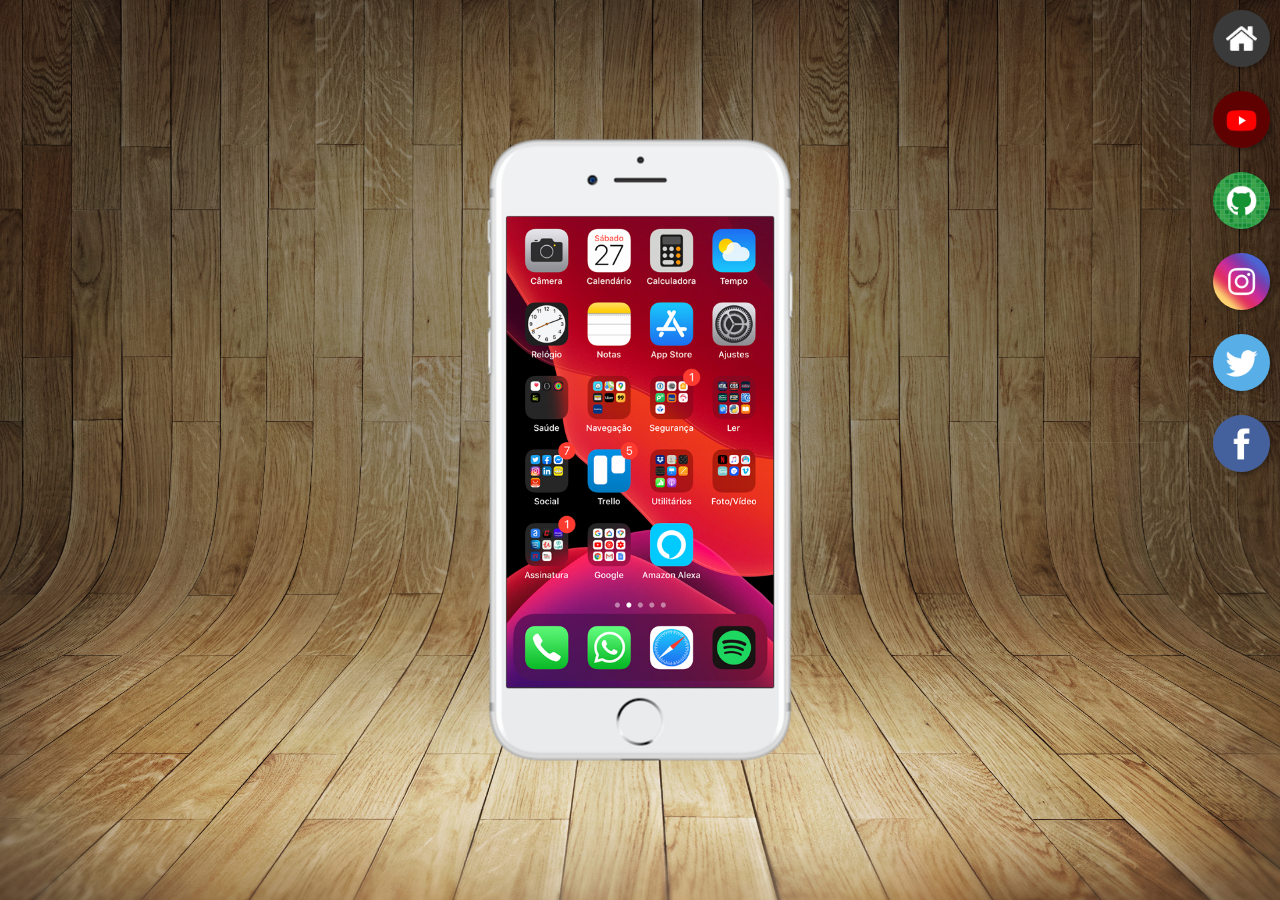
<file: pacote-d013/index.html>
<!DOCTYPE html>
<html lang="pt-br">
<head>
    <meta charset="UTF-8">
    <meta name="viewport" content="width=device-width, initial-scale=1.0">
    <link rel="shortcut icon" href="favicon.ico" type="image/x-icon">
    <link rel="stylesheet" href="estilos/style.css">
    <title>Projeto de redes sociais</title>
</head>
<body>
    <main>
        <section id="telefone">
            <iframe src="home.html" name="tela" id="tela" frameborder="0"></iframe>
        </section>

        <section id="redes">

            <a href="home.html" target="tela"> <img src="imagens/logo-home.jpg" alt="Home"></a><br>

            <a href="youtube.html" target="tela"><img src="imagens/logo-youtube.jpg" alt="Youtube"></a><br>

            <a href="github.html" target="tela"><img src="imagens/logo-github.jpg" alt="Github"></a><br>

            <a href="instagram.html" target="tela"><img src="imagens/logo-instagram.jpg" alt="Instagram"></a><br>

            <a href="twitter.html" target="tela"><img src="imagens/logo-twitter.jpg" alt="Twitter"></a><br>

            <a href="facebook.html" target="tela"><img src="imagens/logo-facebook.jpg" alt="Facebook"></a>

        </section>
    </main>
</body>
</html>
</file>
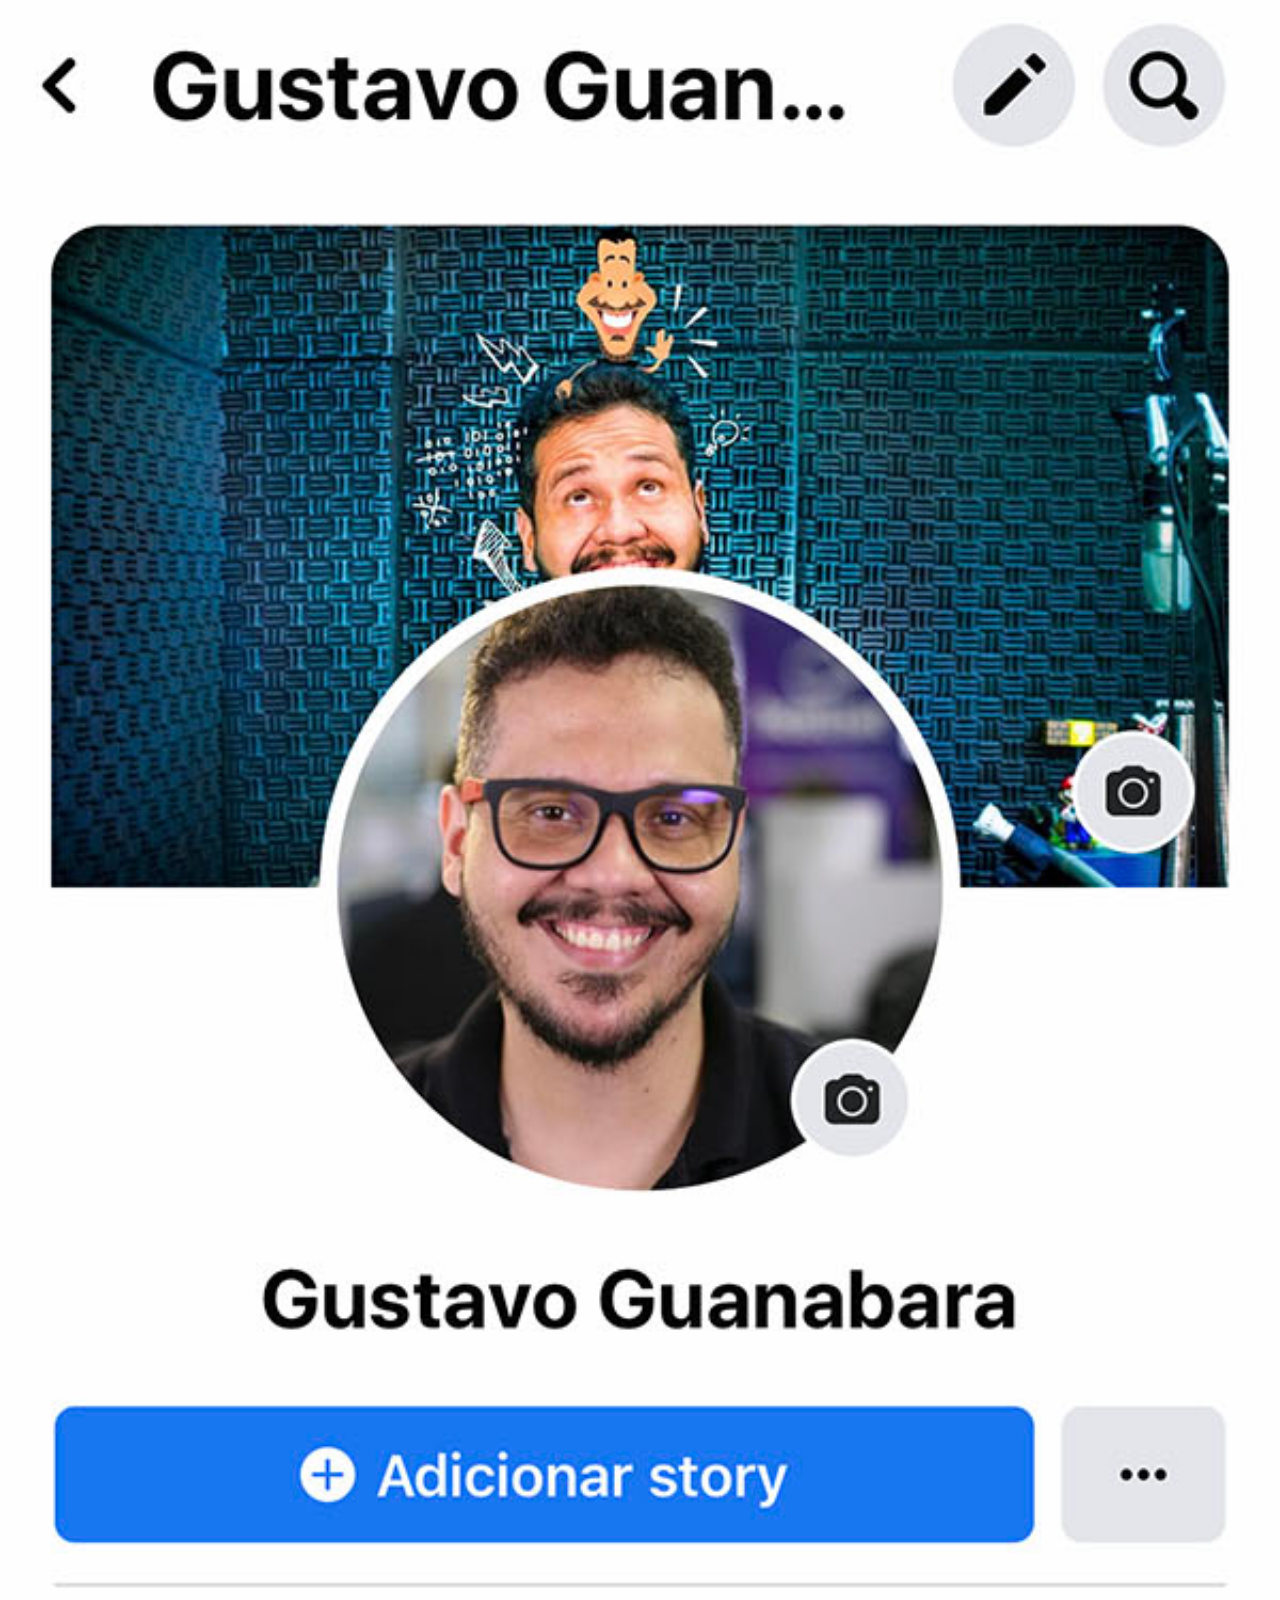
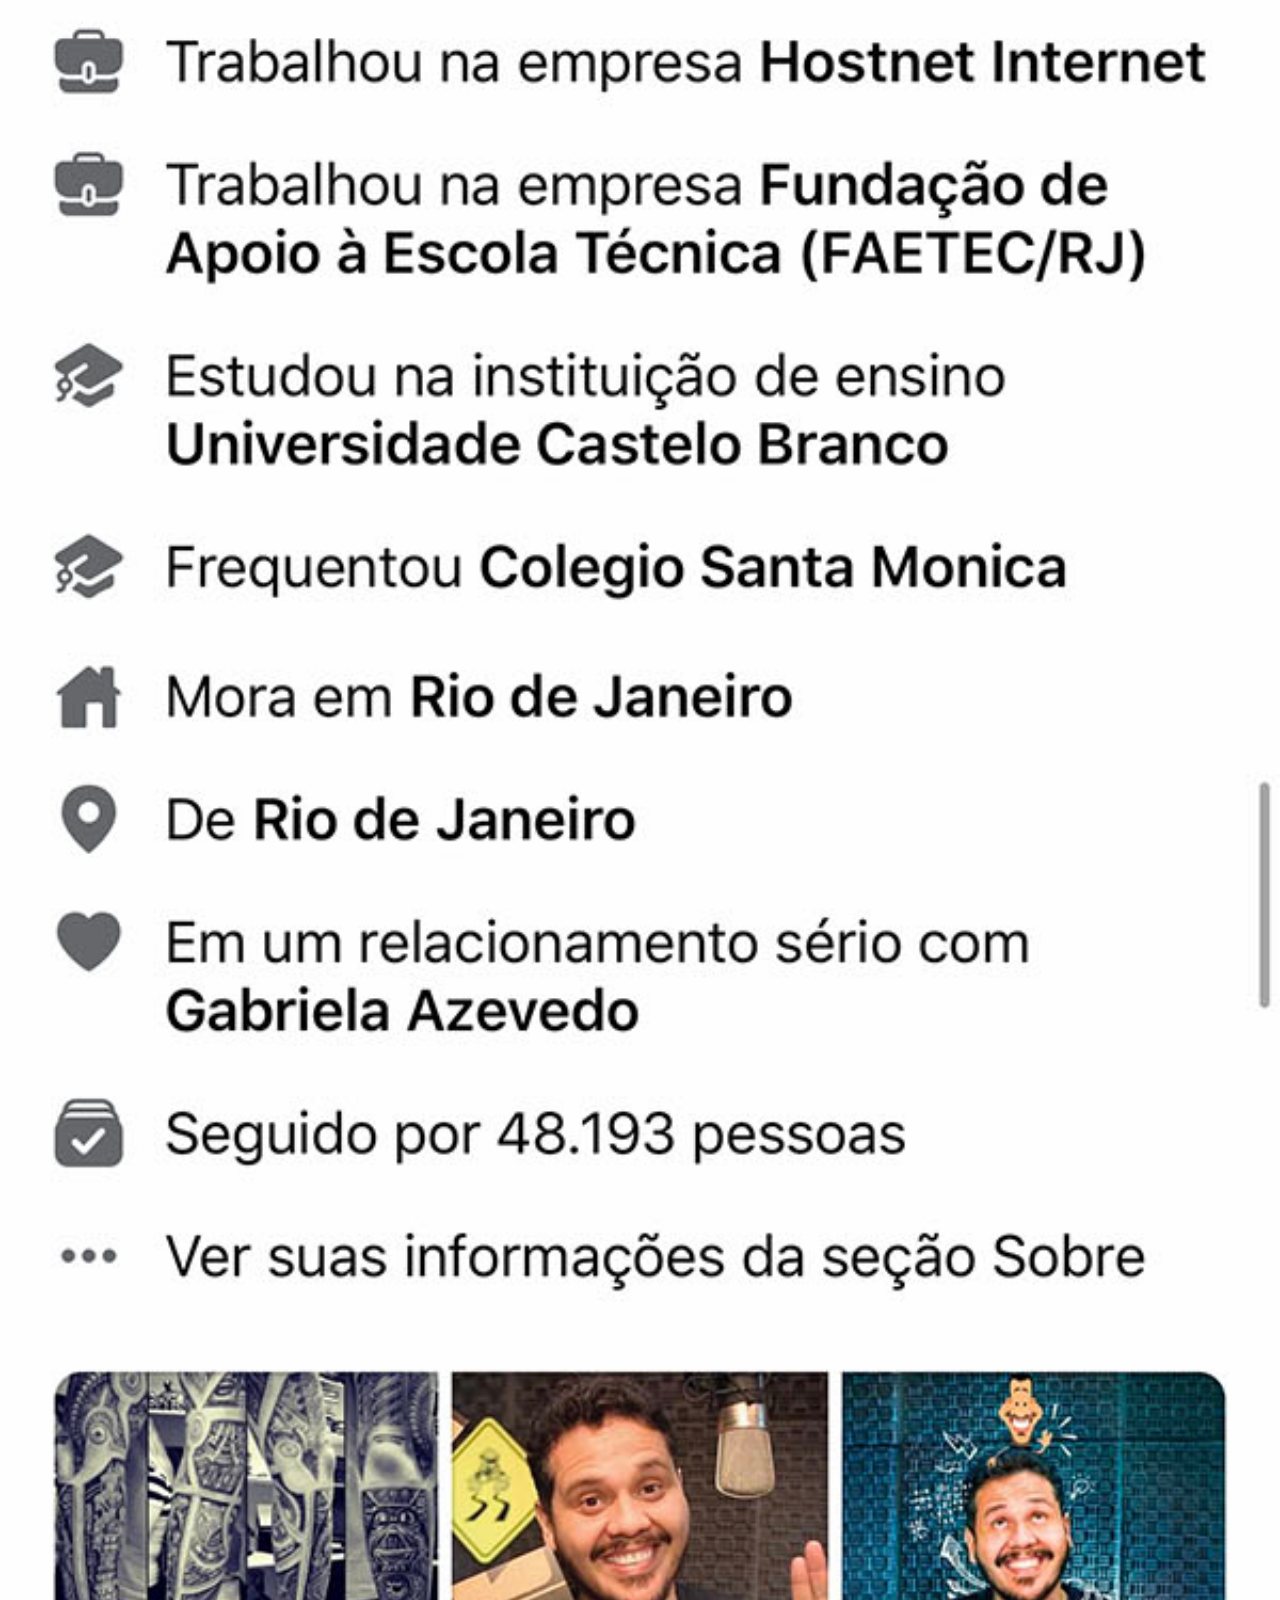
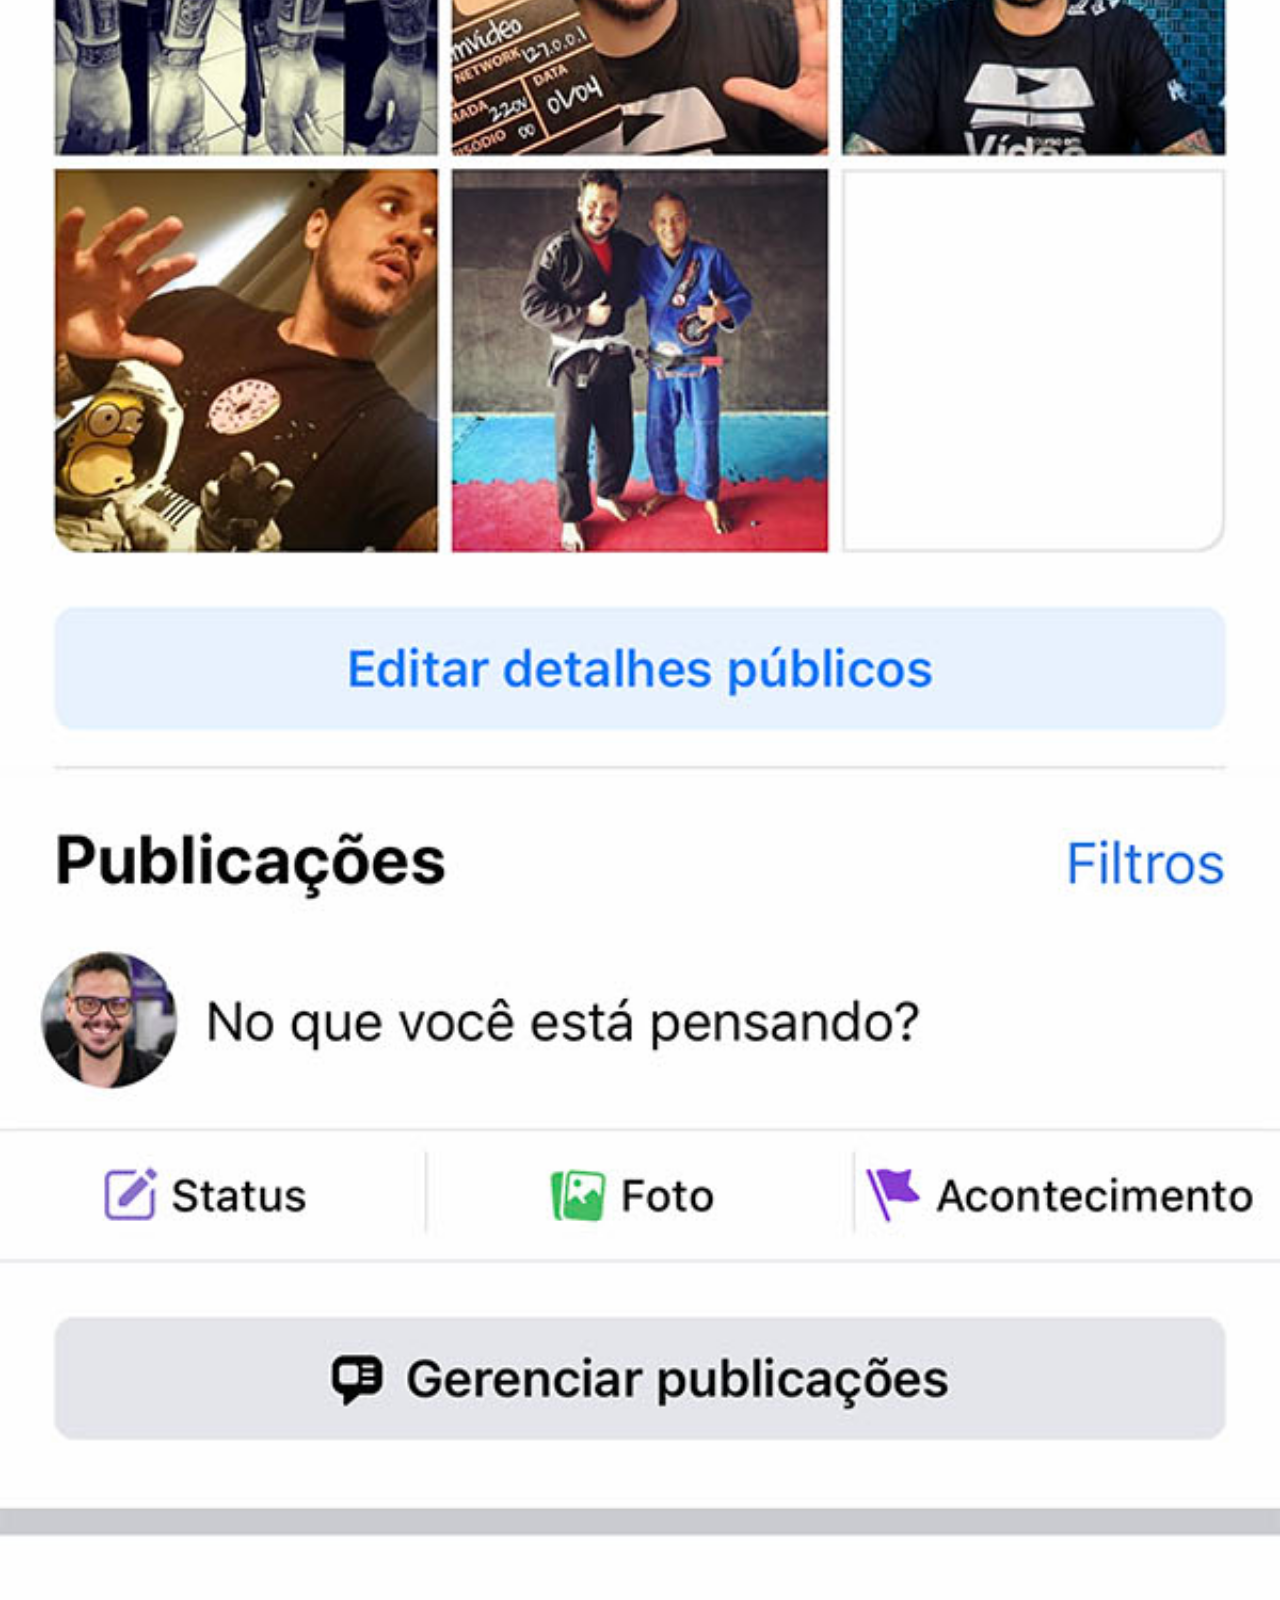
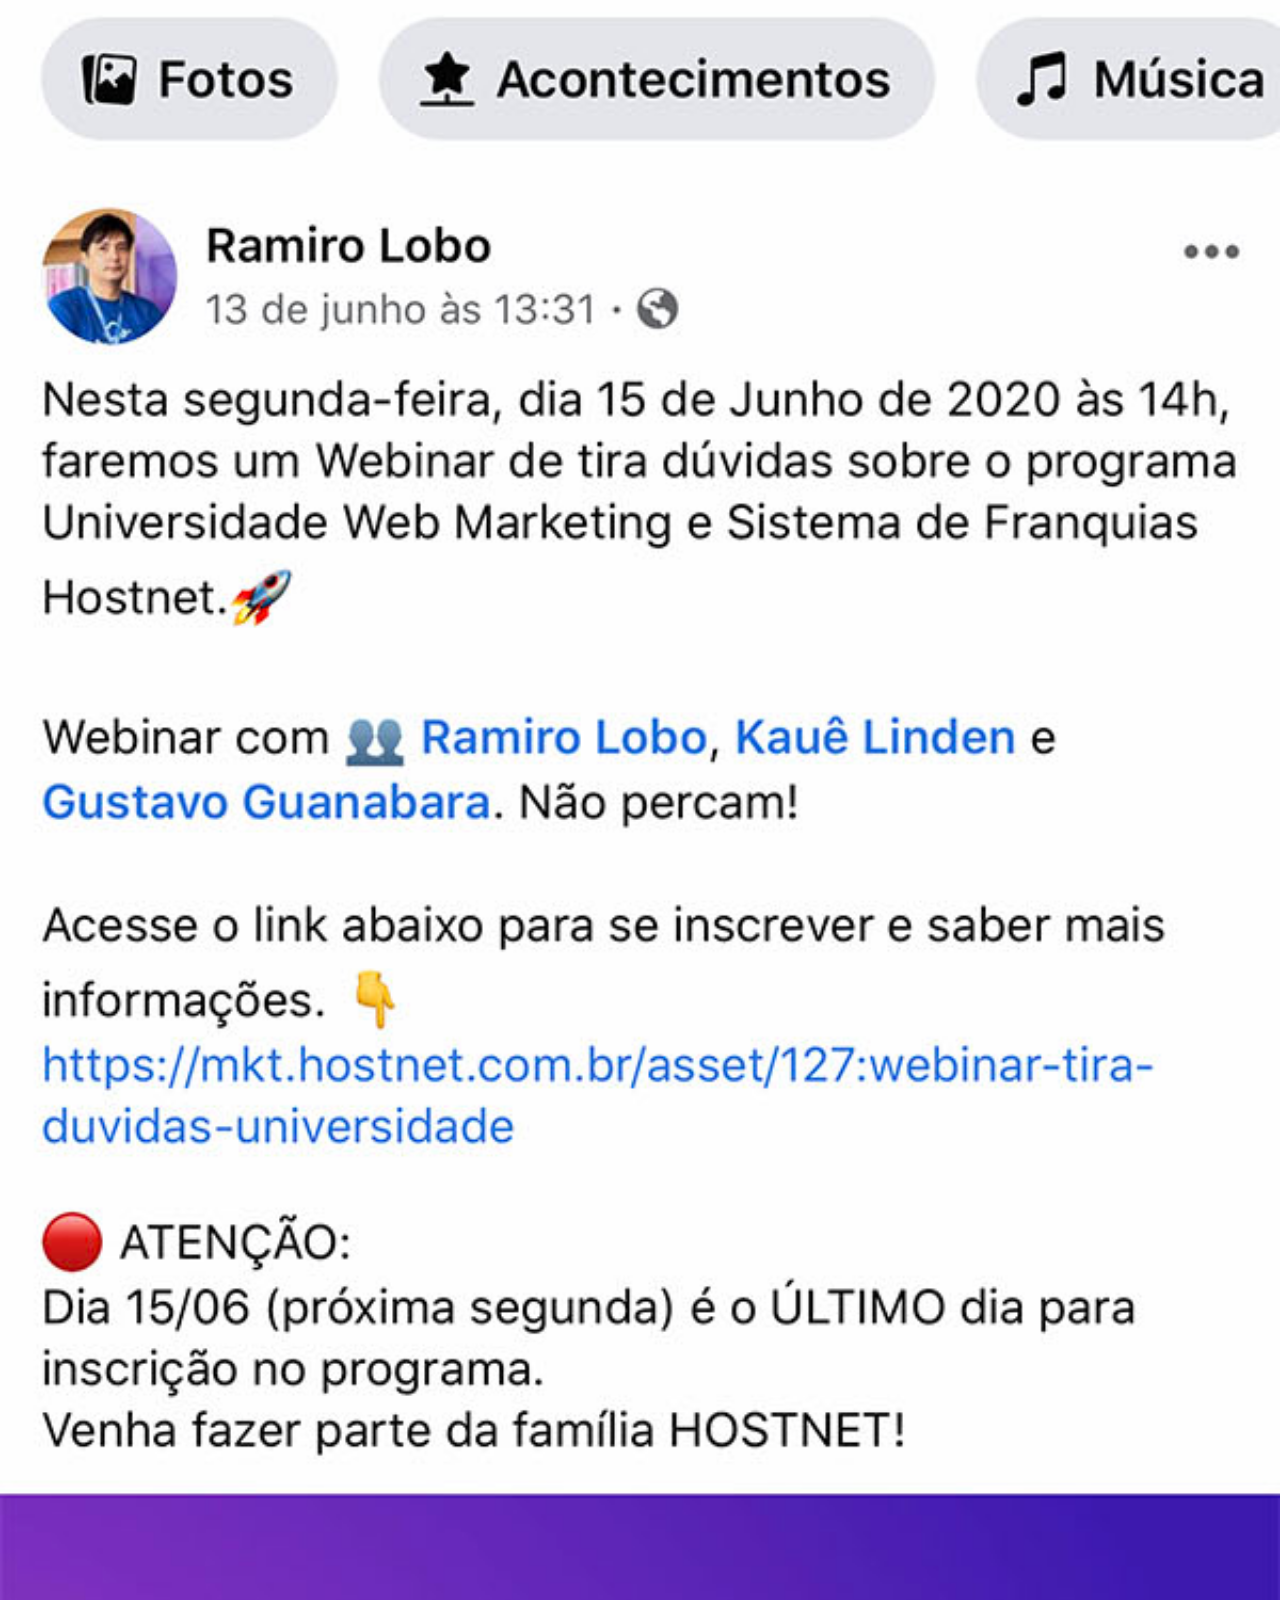
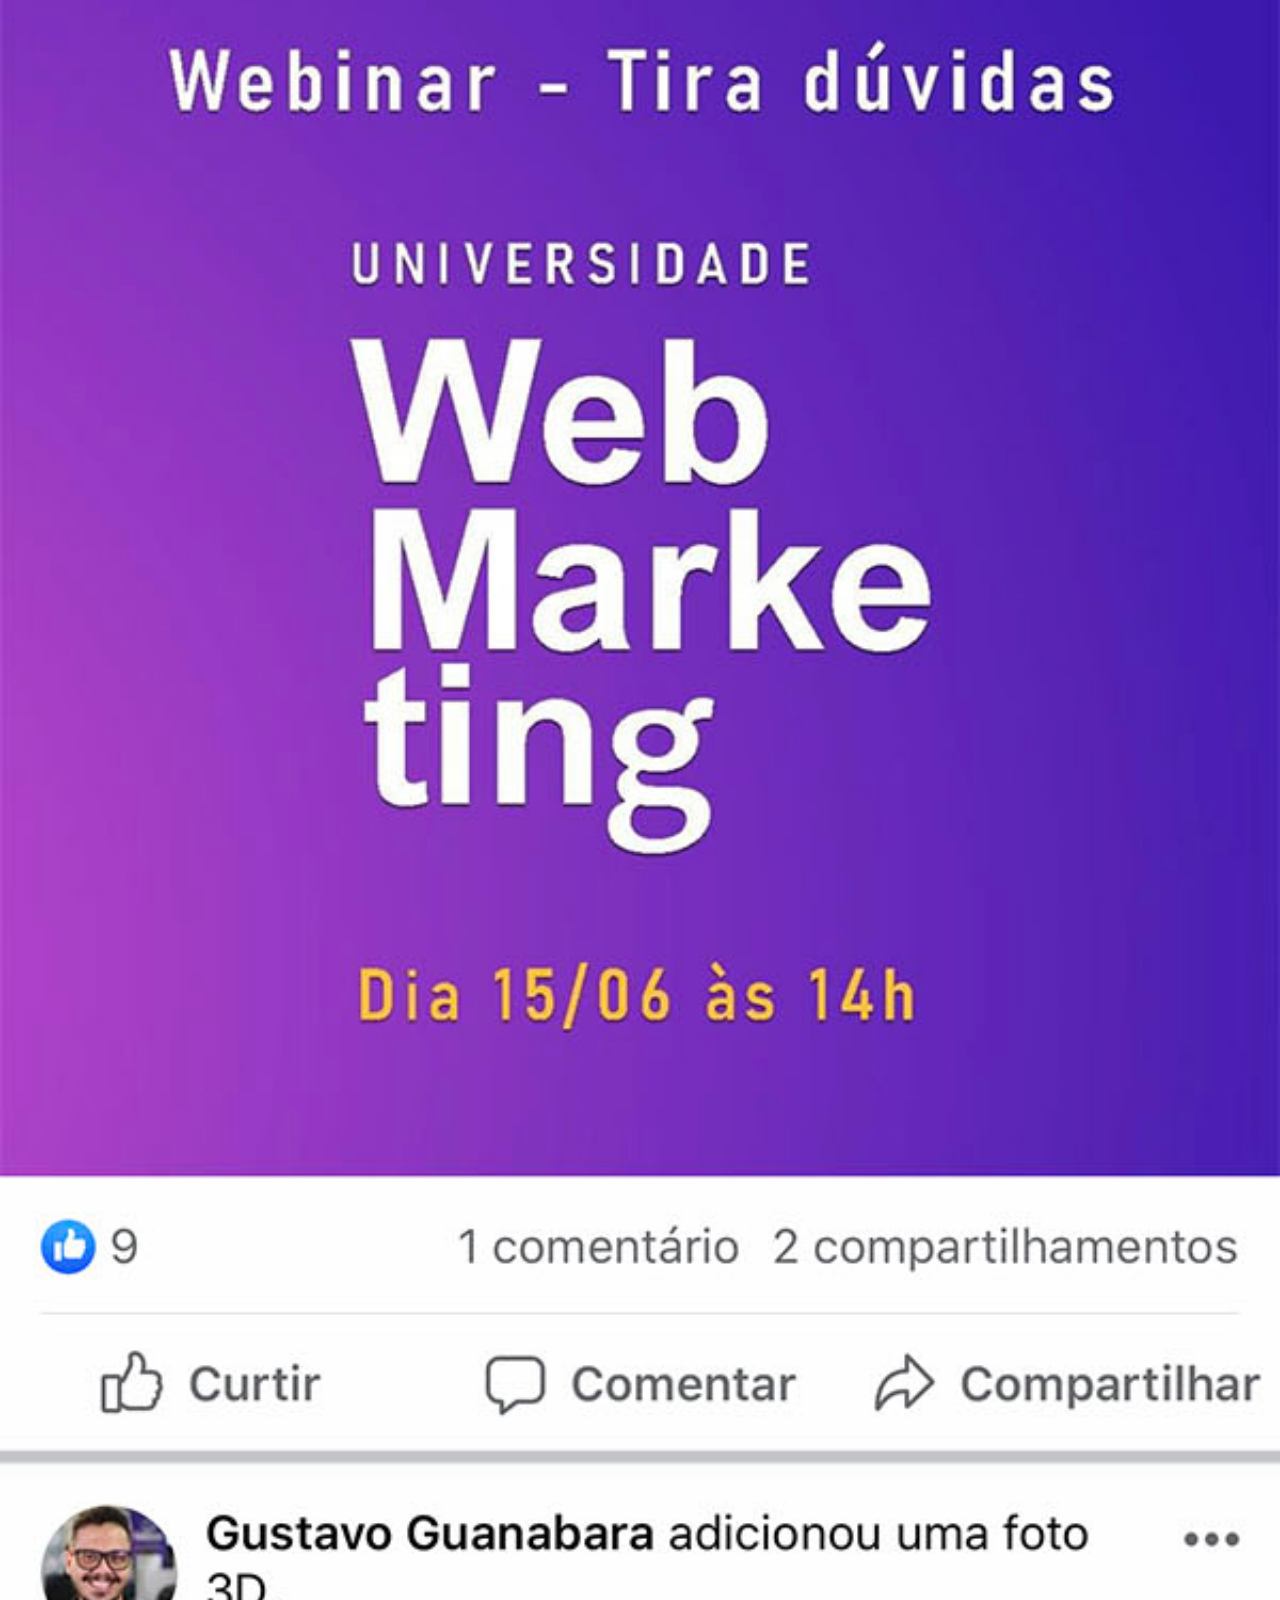
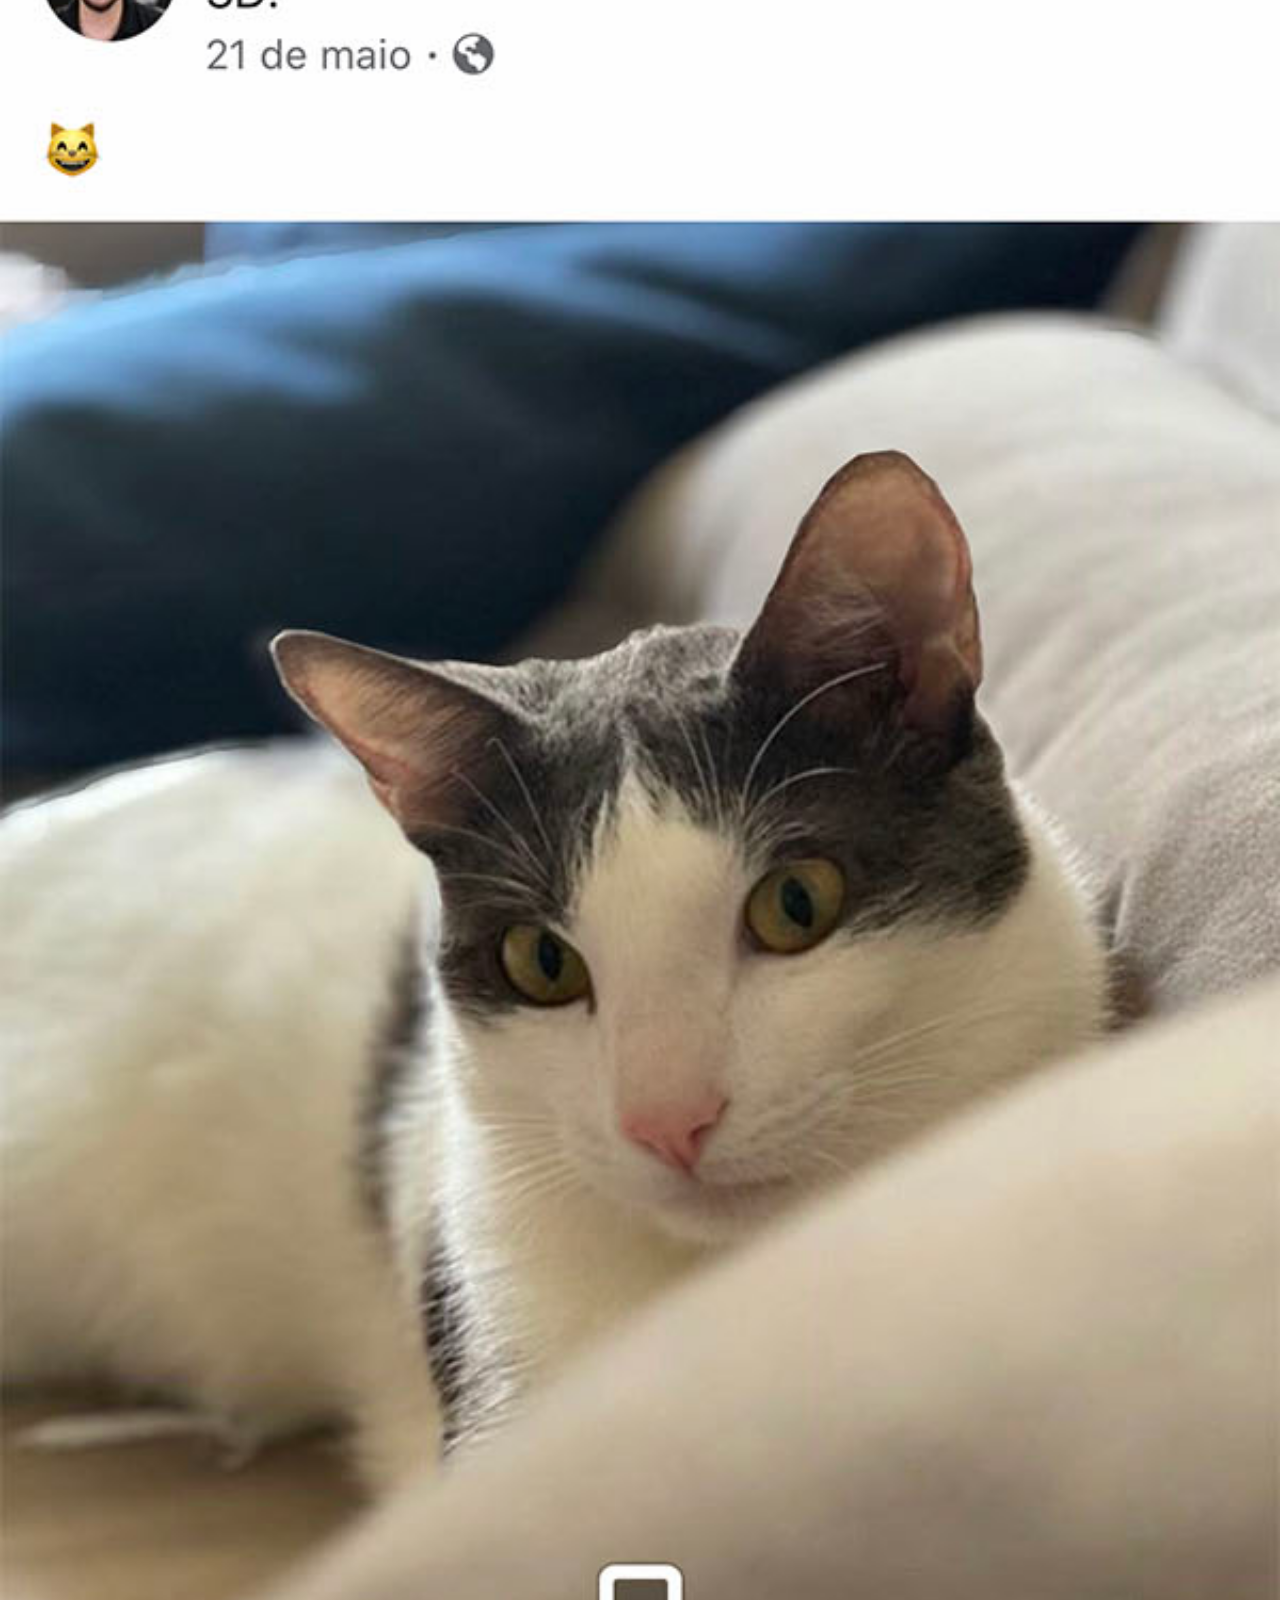
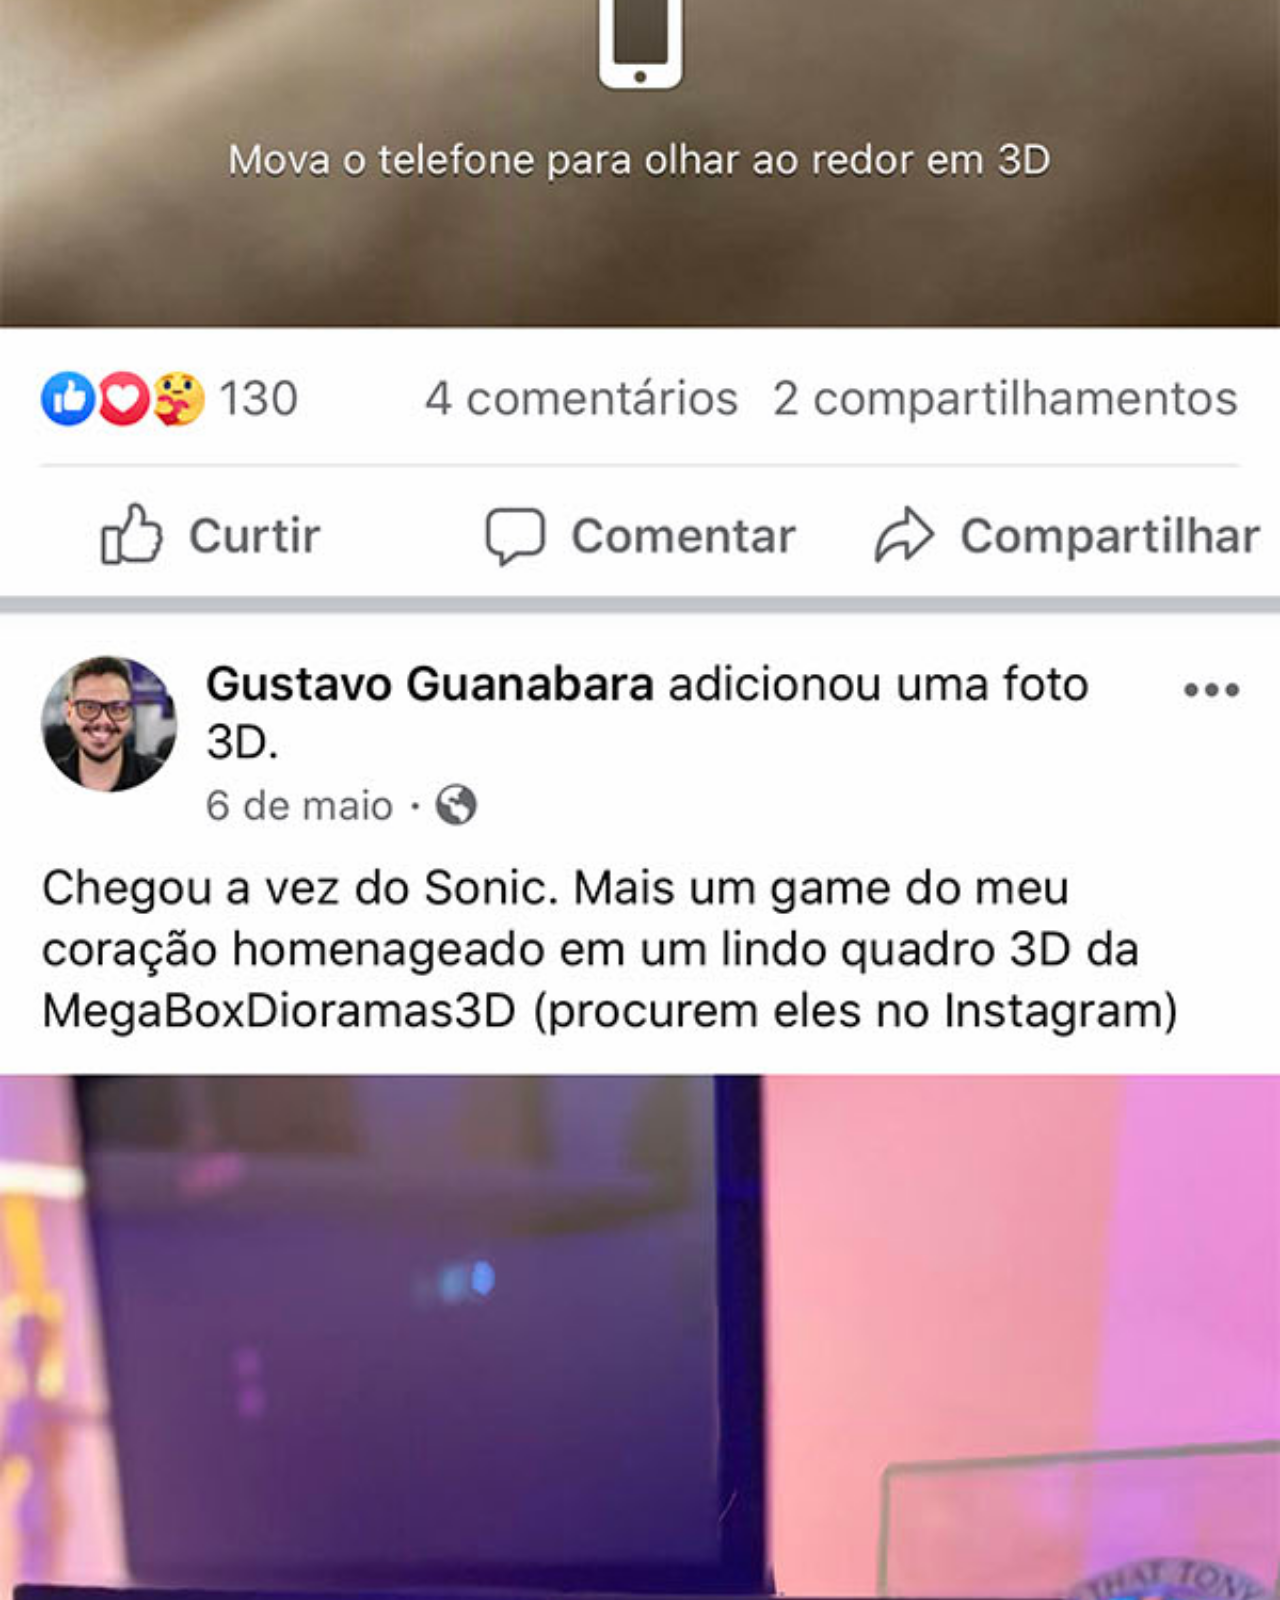
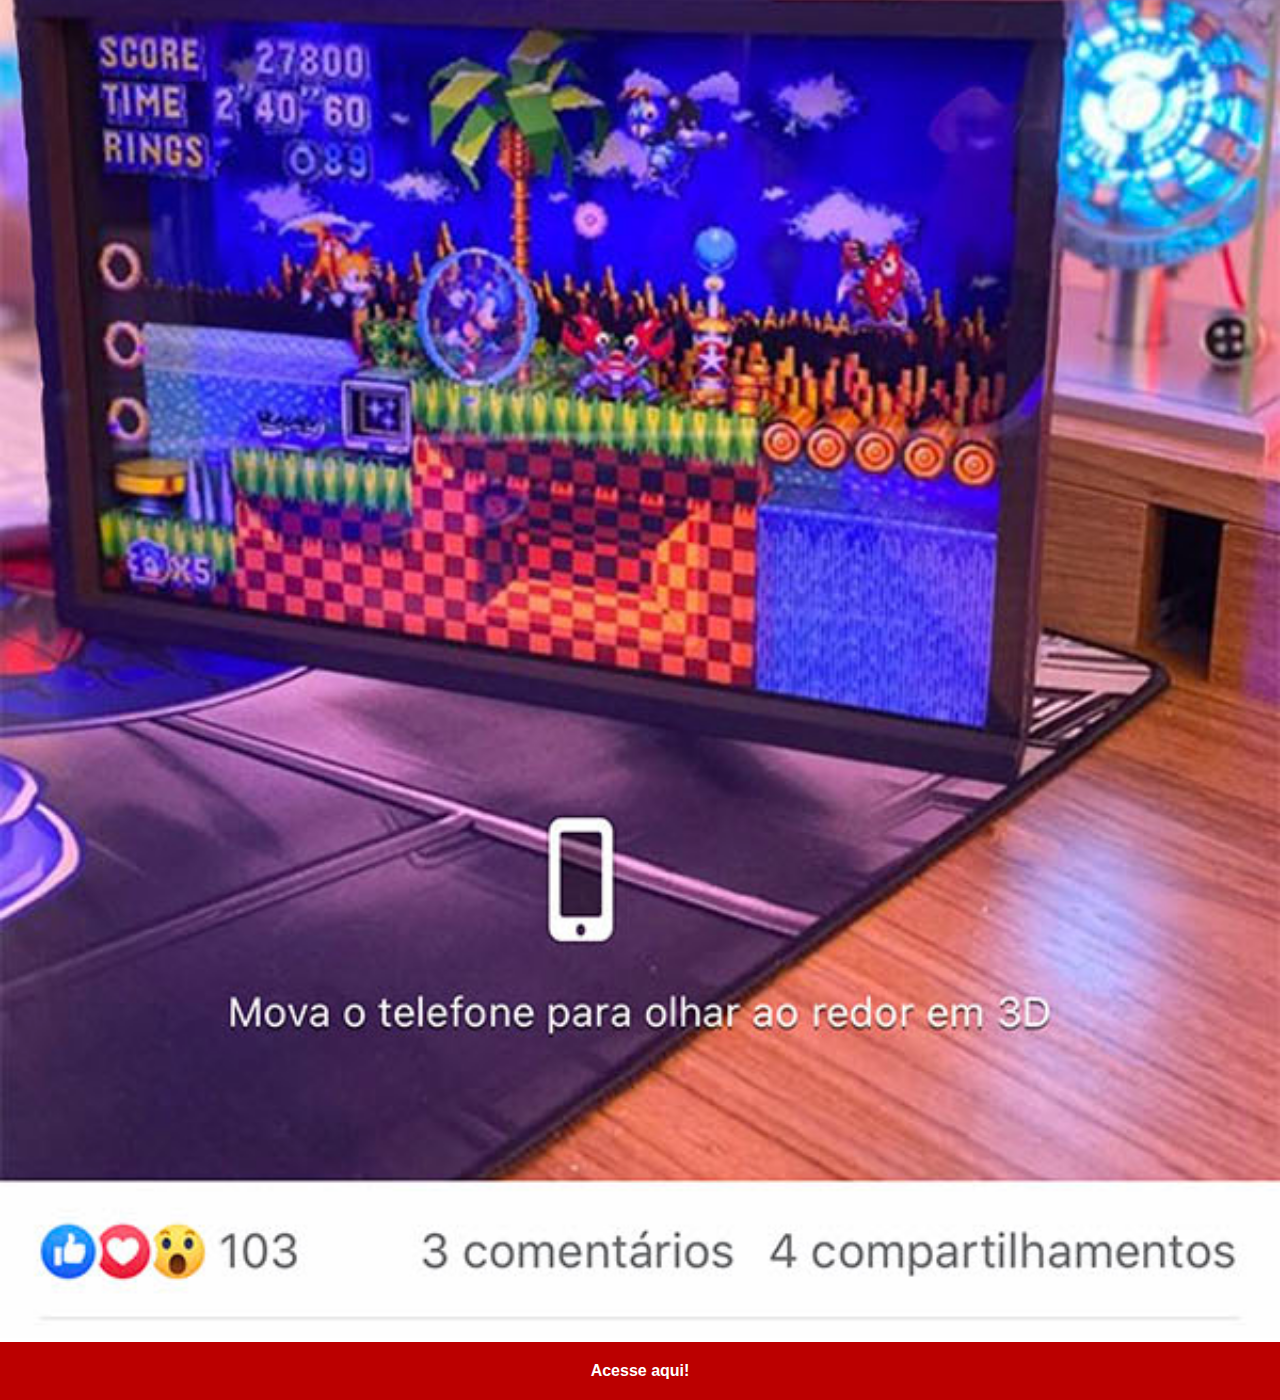
<file: pacote-d013/facebook.html>
<!DOCTYPE html>
<html lang="en">
<head>
    <meta charset="UTF-8">
    <meta name="viewport" content="width=device-width, initial-scale=1.0">
    <title>Facebook</title>
    <link rel="stylesheet" href="estilos/social.css">
</head>
<body>
    <img src="imagens/tela-facebook.jpg" alt="tela facebook">
    <a href="http://https://www.facebook.com/gustavoguanabara/?locale=pt_BR">Acesse aqui!</a>
</body>
</html>
</file>
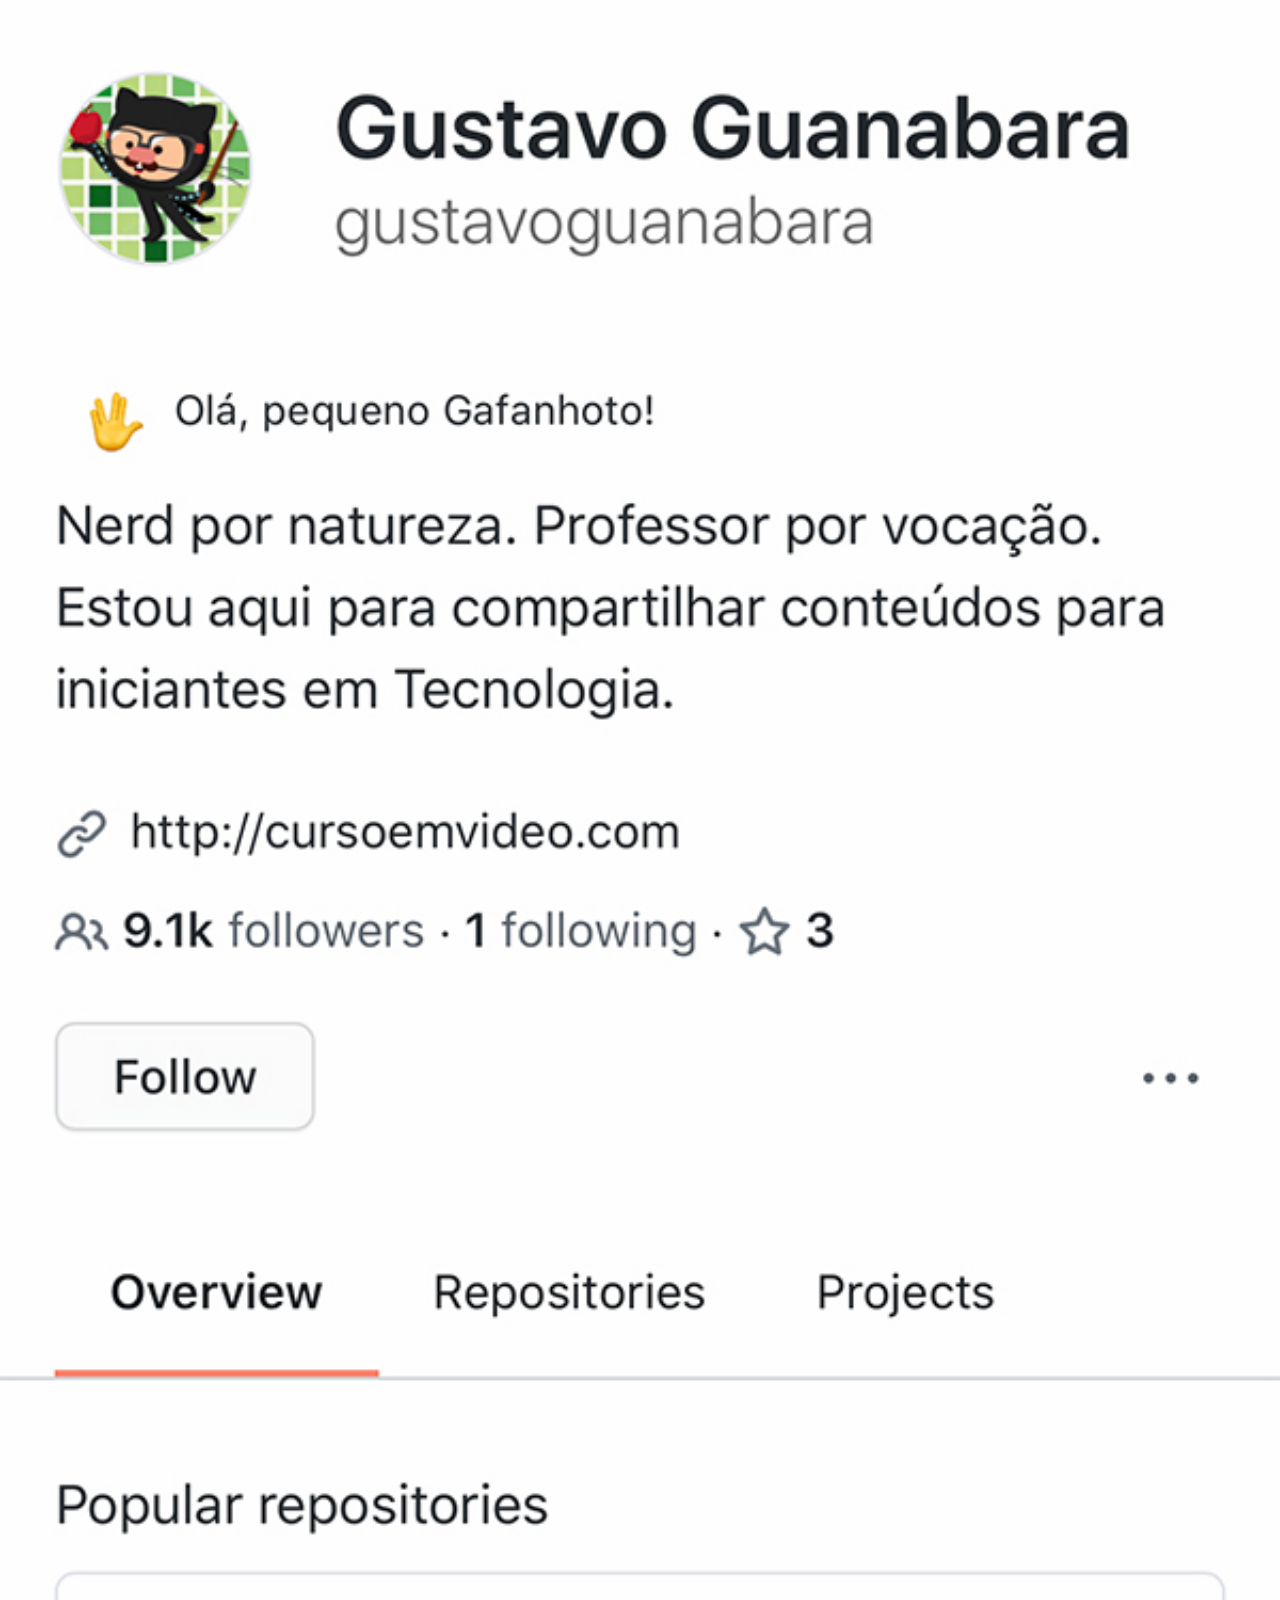
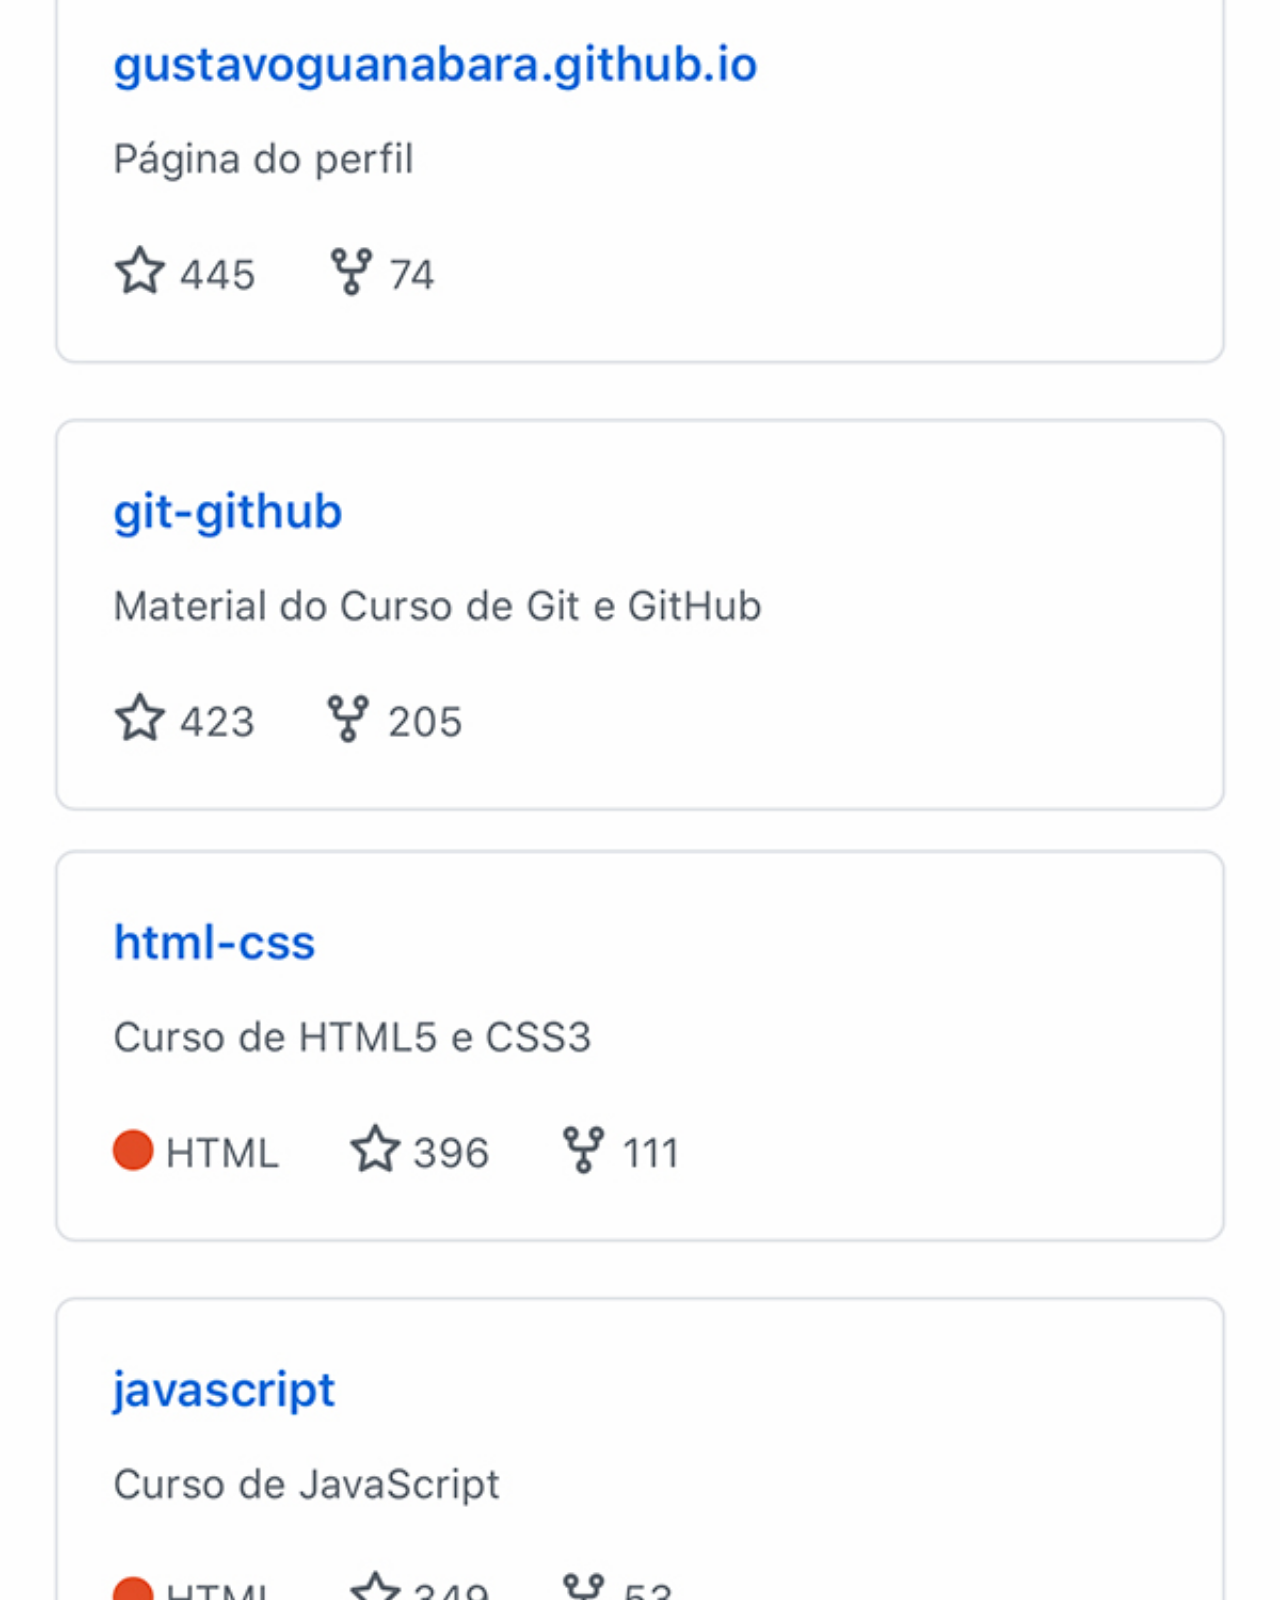
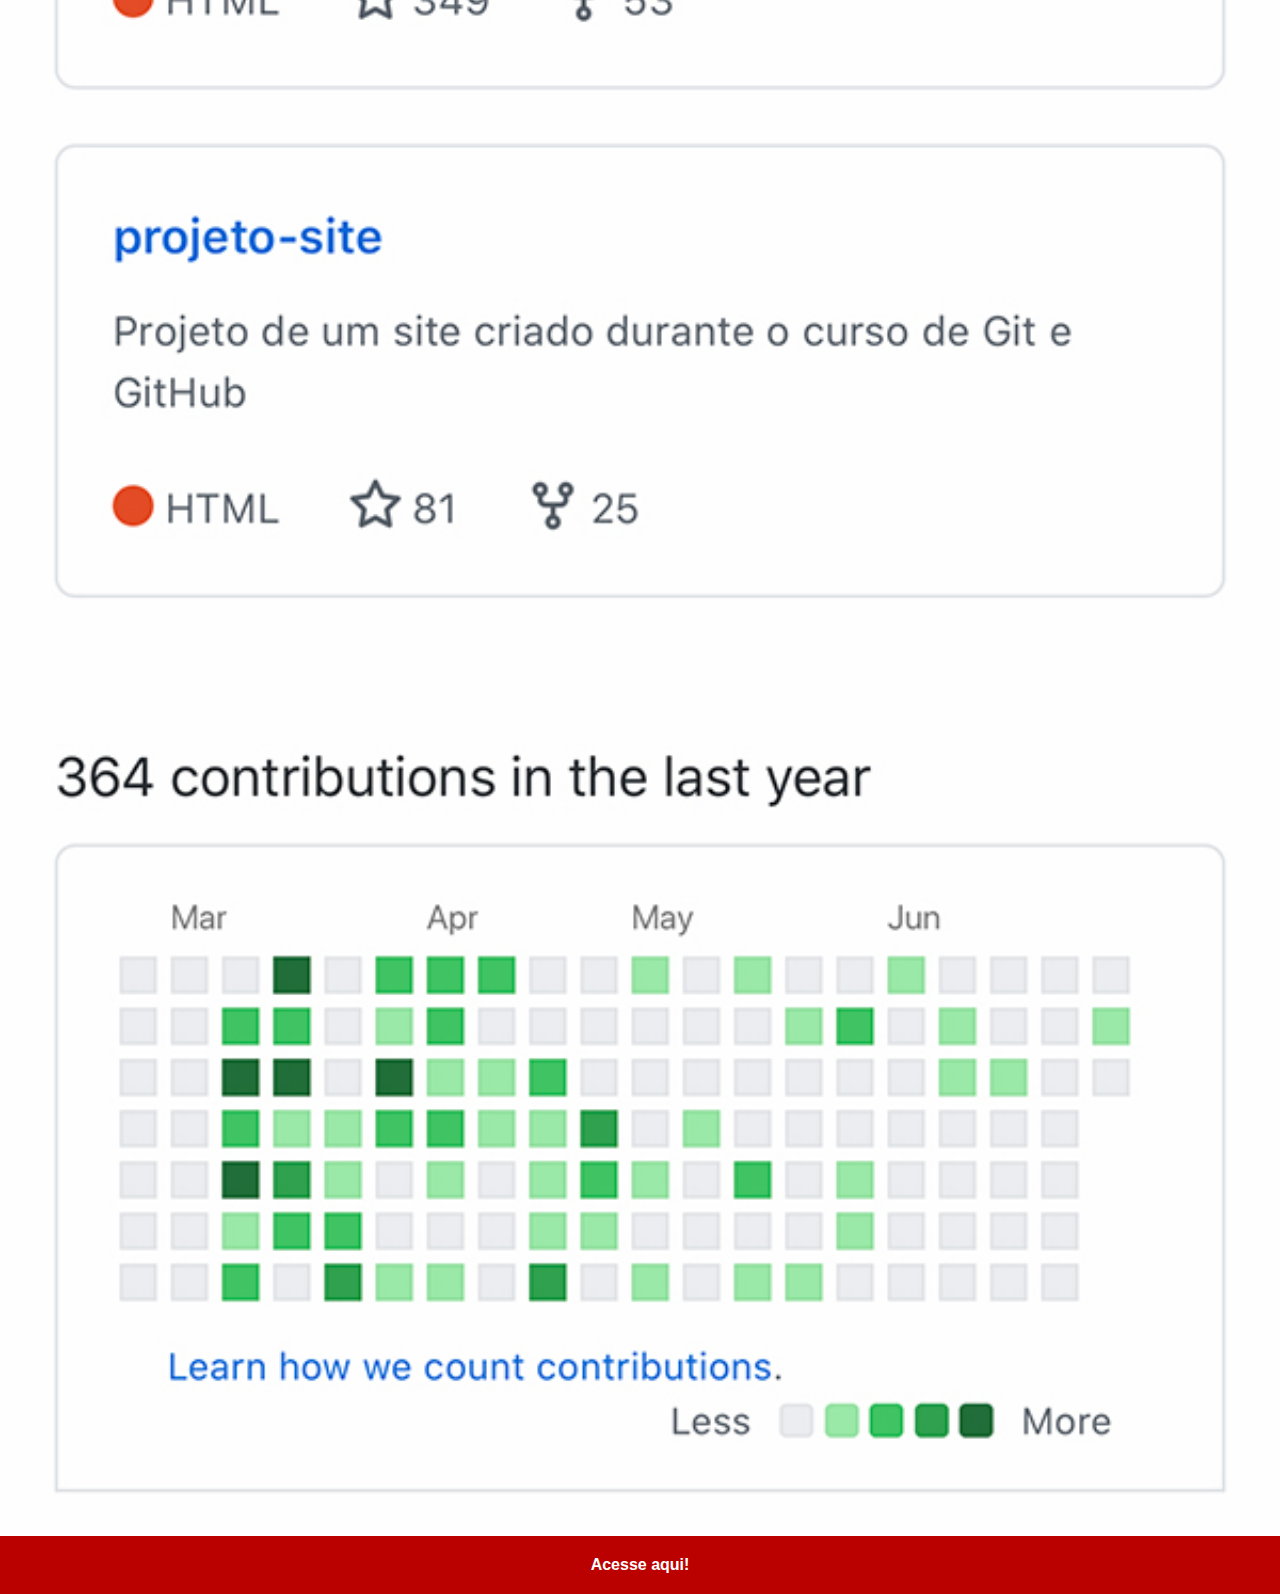
<file: pacote-d013/github.html>
<!DOCTYPE html>
<html lang="pt-br">
<head>
    <meta charset="UTF-8">
    <meta name="viewport" content="width=device-width, initial-scale=1.0">
    <title>Github</title>
    <link rel="stylesheet" href="estilos/social.css">
</head>
<body>
    <img src="imagens/tela-github.jpg" alt="tela github">
    <a href="http://https://github.com/gustavoguanabara/html-css/tree/fe6653ecdafa5b7275a5ecb4c36a8ca14f5043e7/aulas-pdf" target="_blank">Acesse aqui!</a>
</body>
</html>
</file>
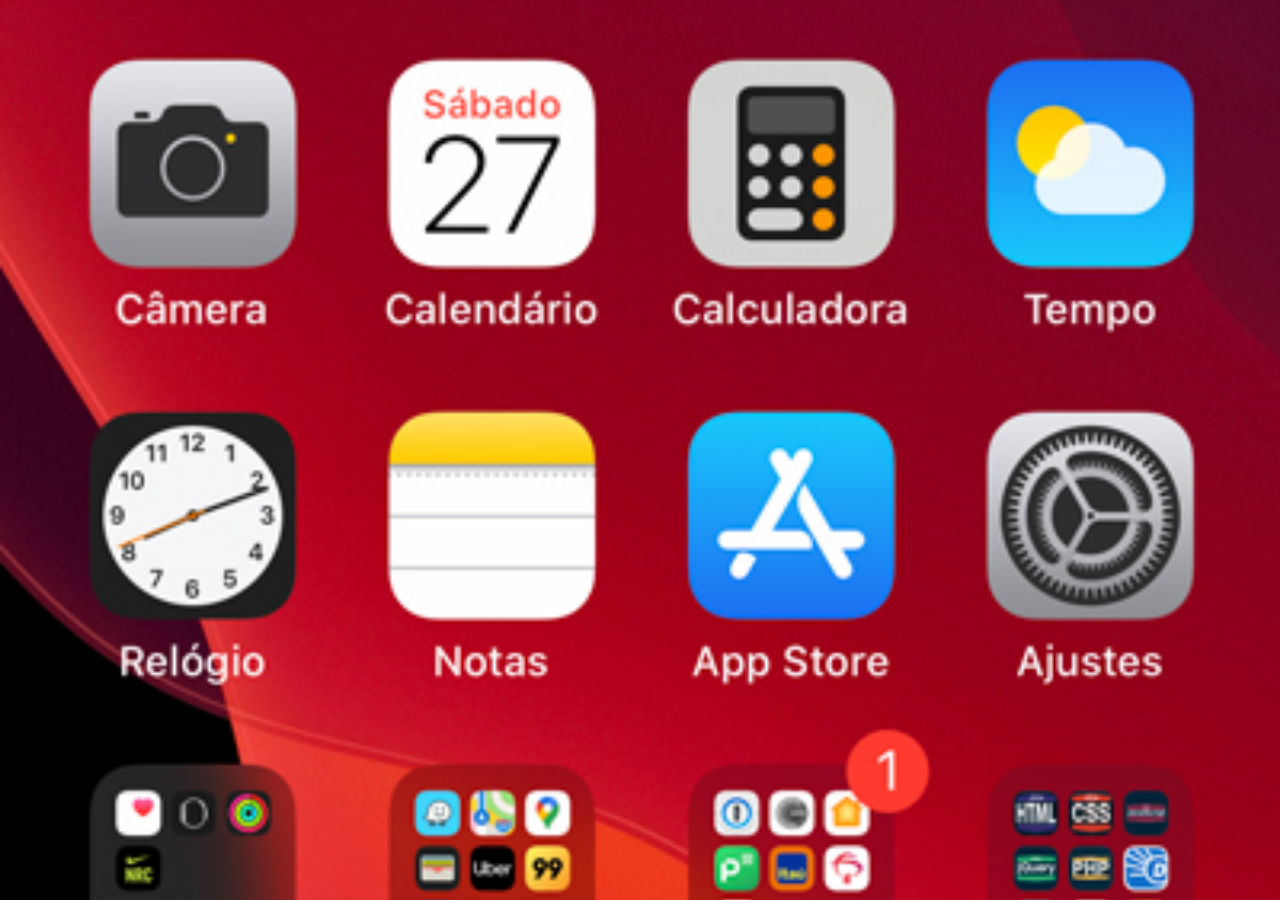
<file: pacote-d013/home.html>
<!DOCTYPE html>
<html lang="pt-br">
<head>
    <meta charset="UTF-8">
    <meta name="viewport" content="width=device-width, initial-scale=1.0">
    <title>Home</title>
    <style>
        * {
            margin: 0;
            padding: 0;
        }

        body {
            width: 100vw;
            height: 100vh;
            background: black url('imagens/tela-home.jpg') no-repeat top center;
            background-size: cover;
        }
    </style>
</head>
<body>
    
</body>
</html>
</file>
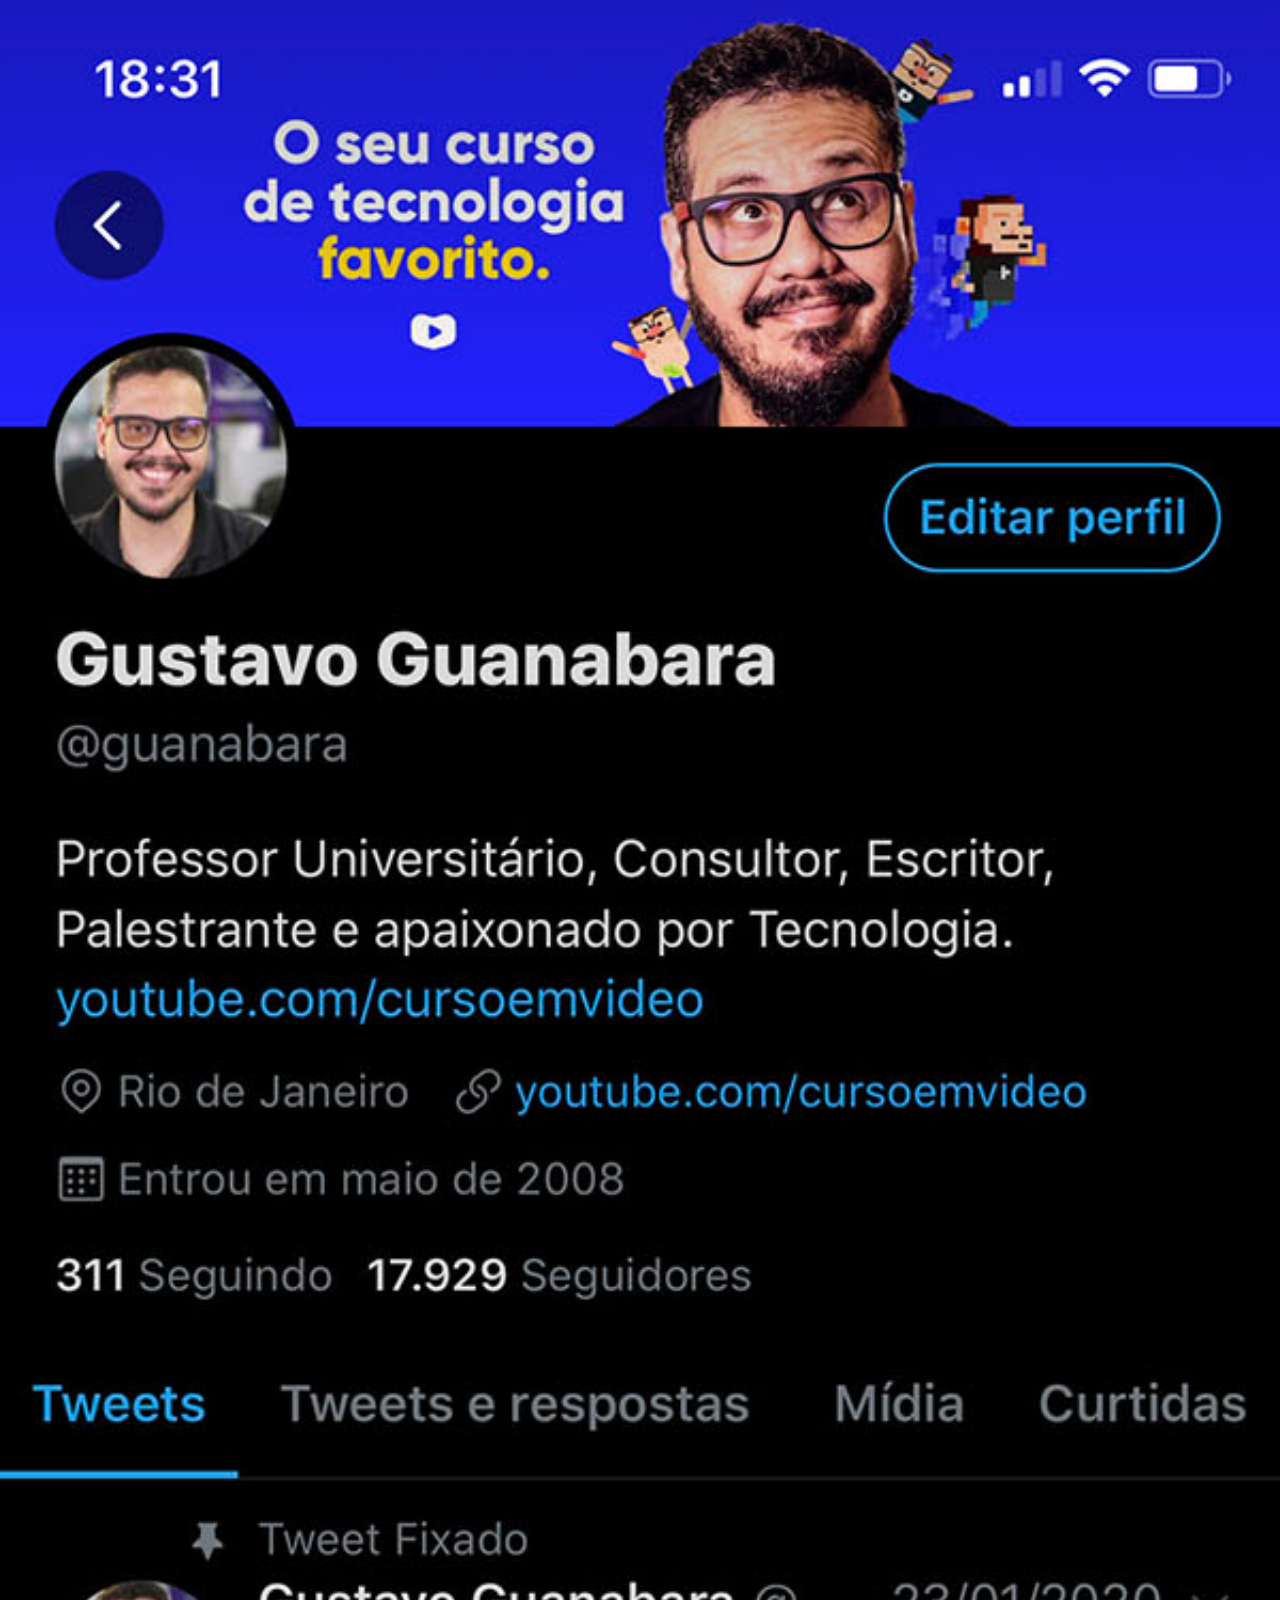
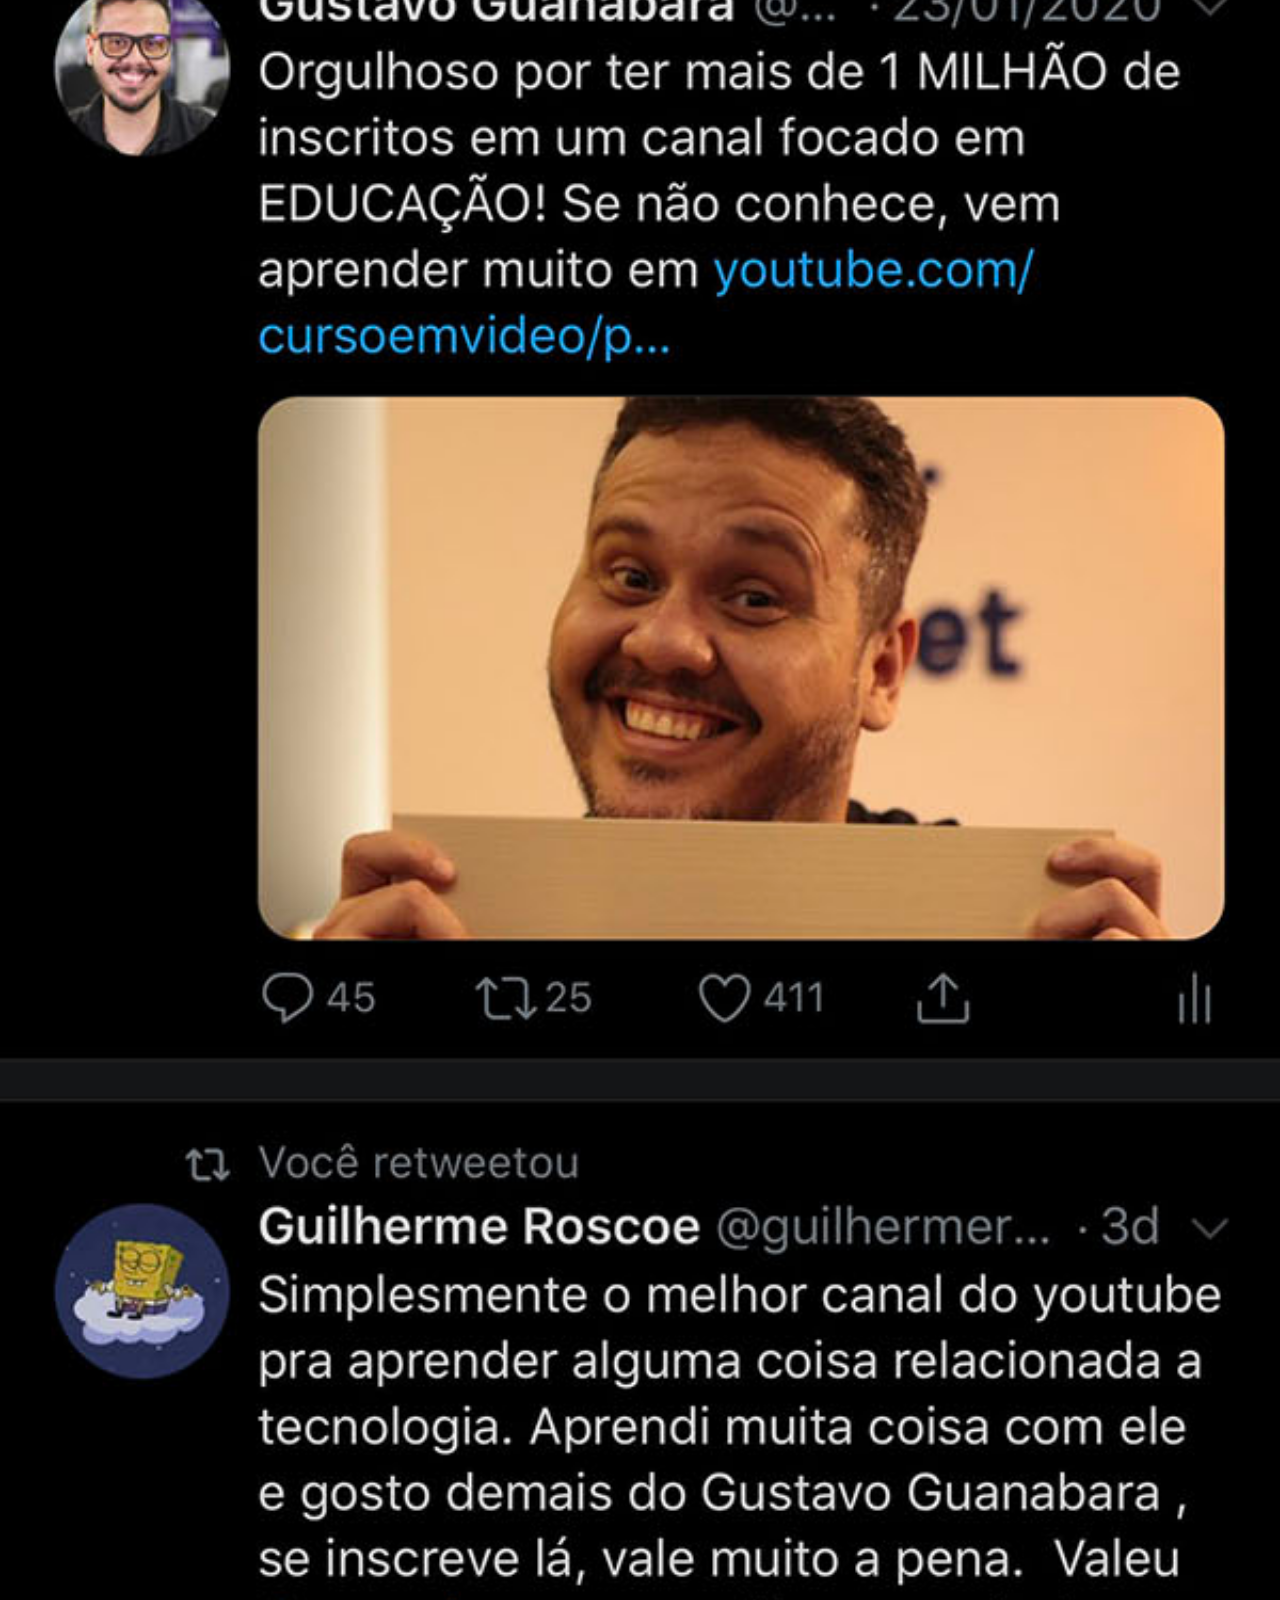
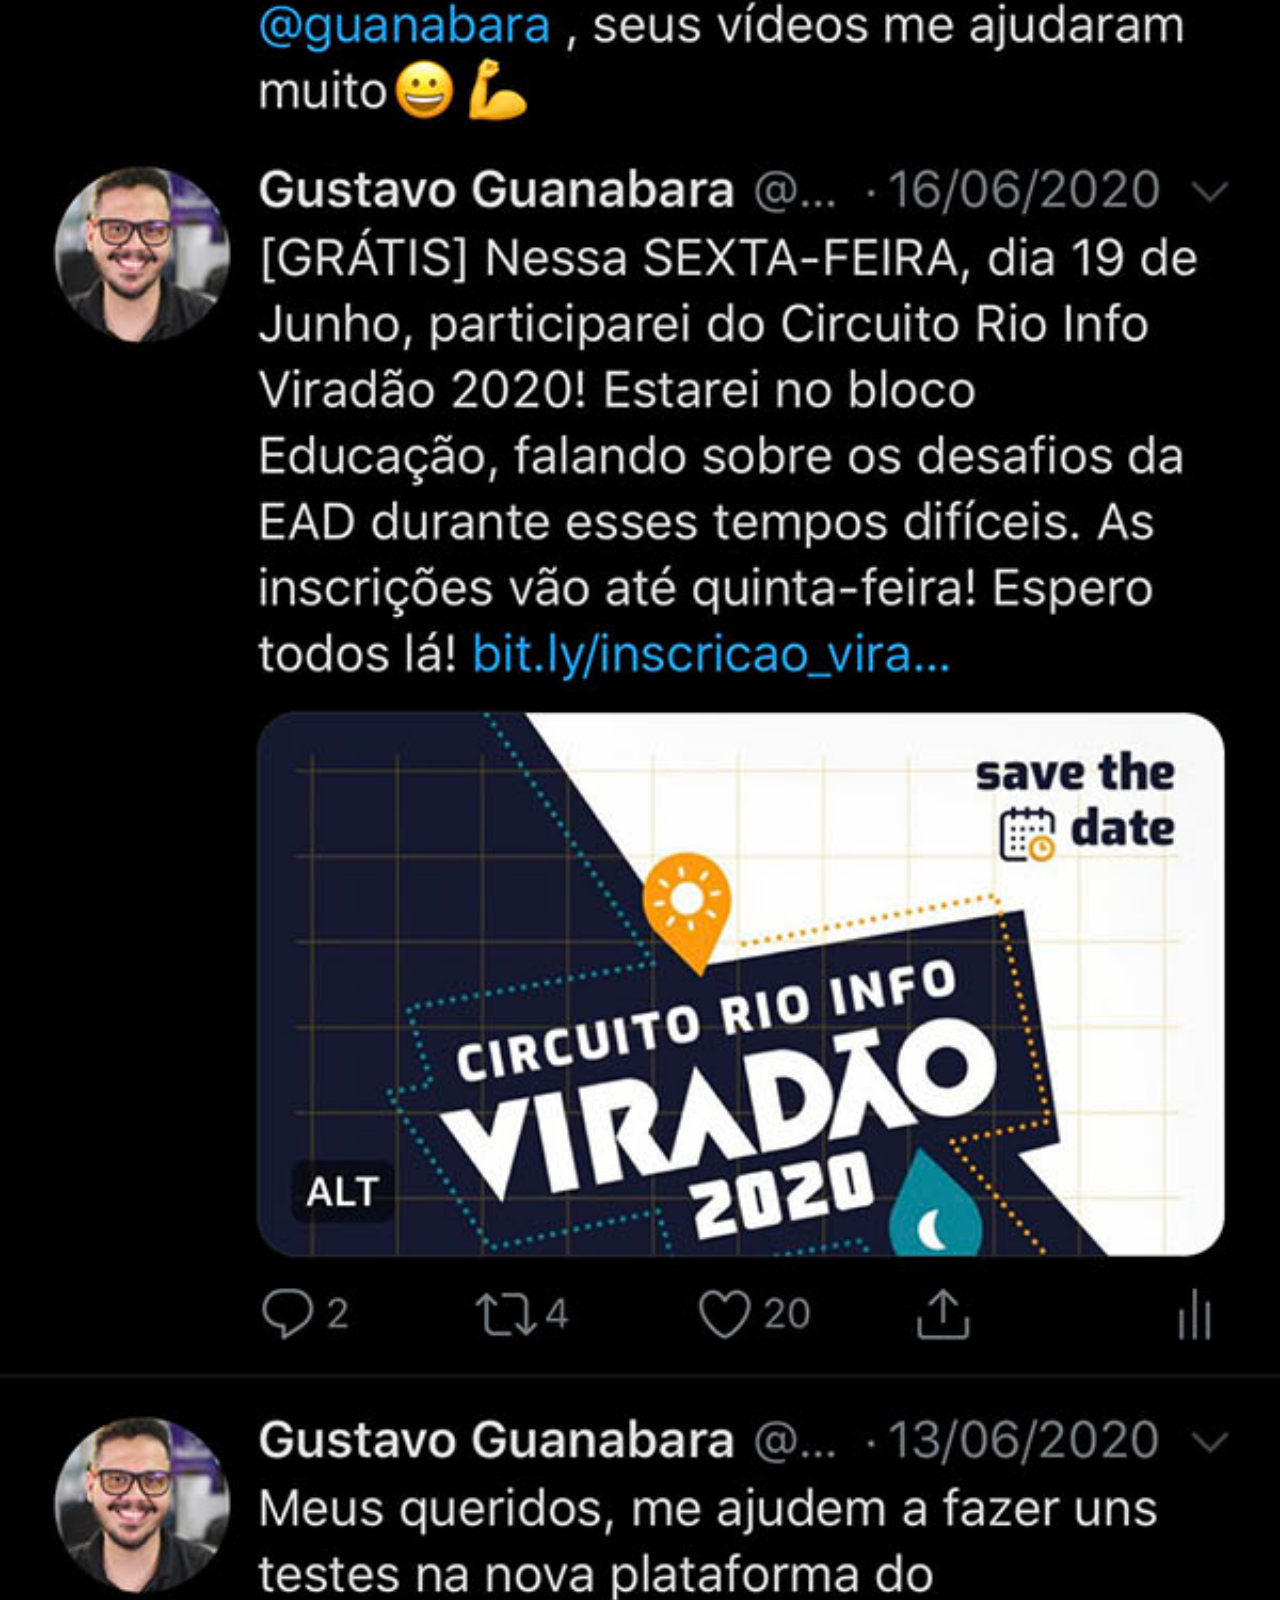
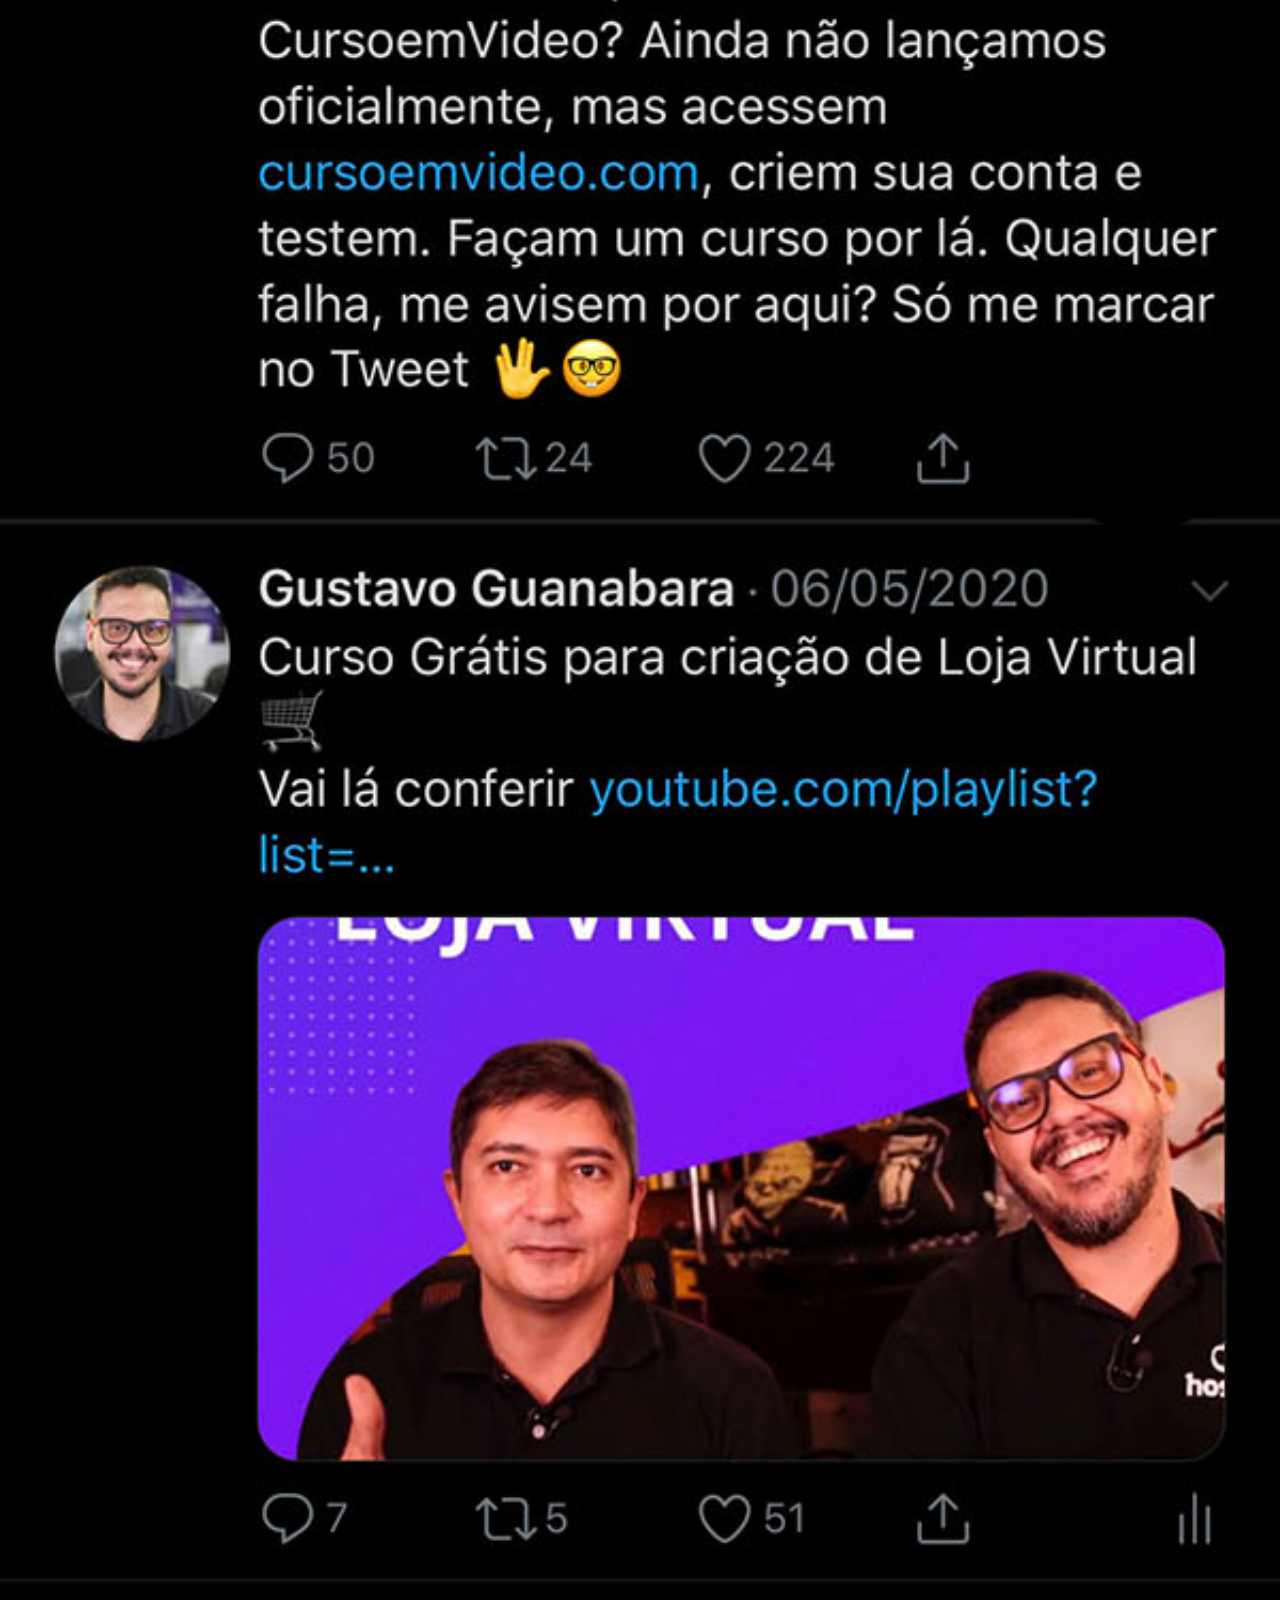
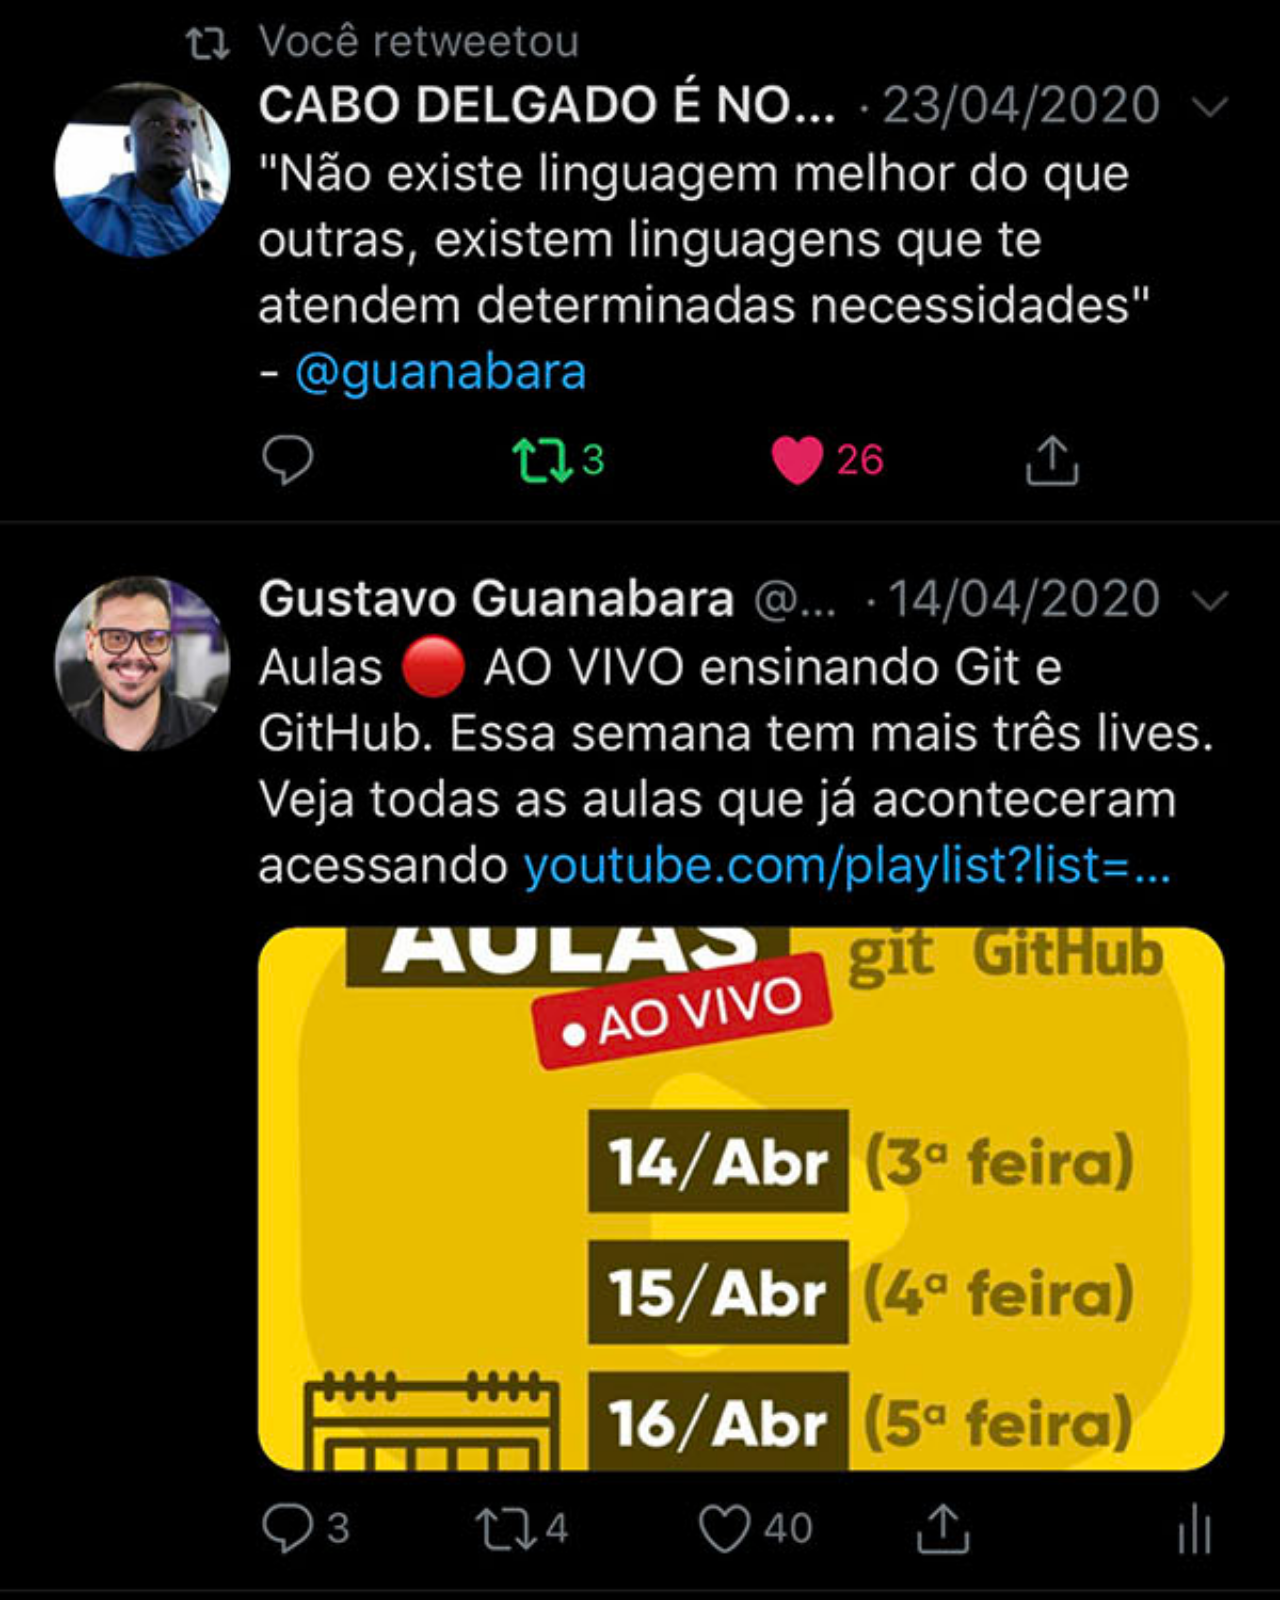
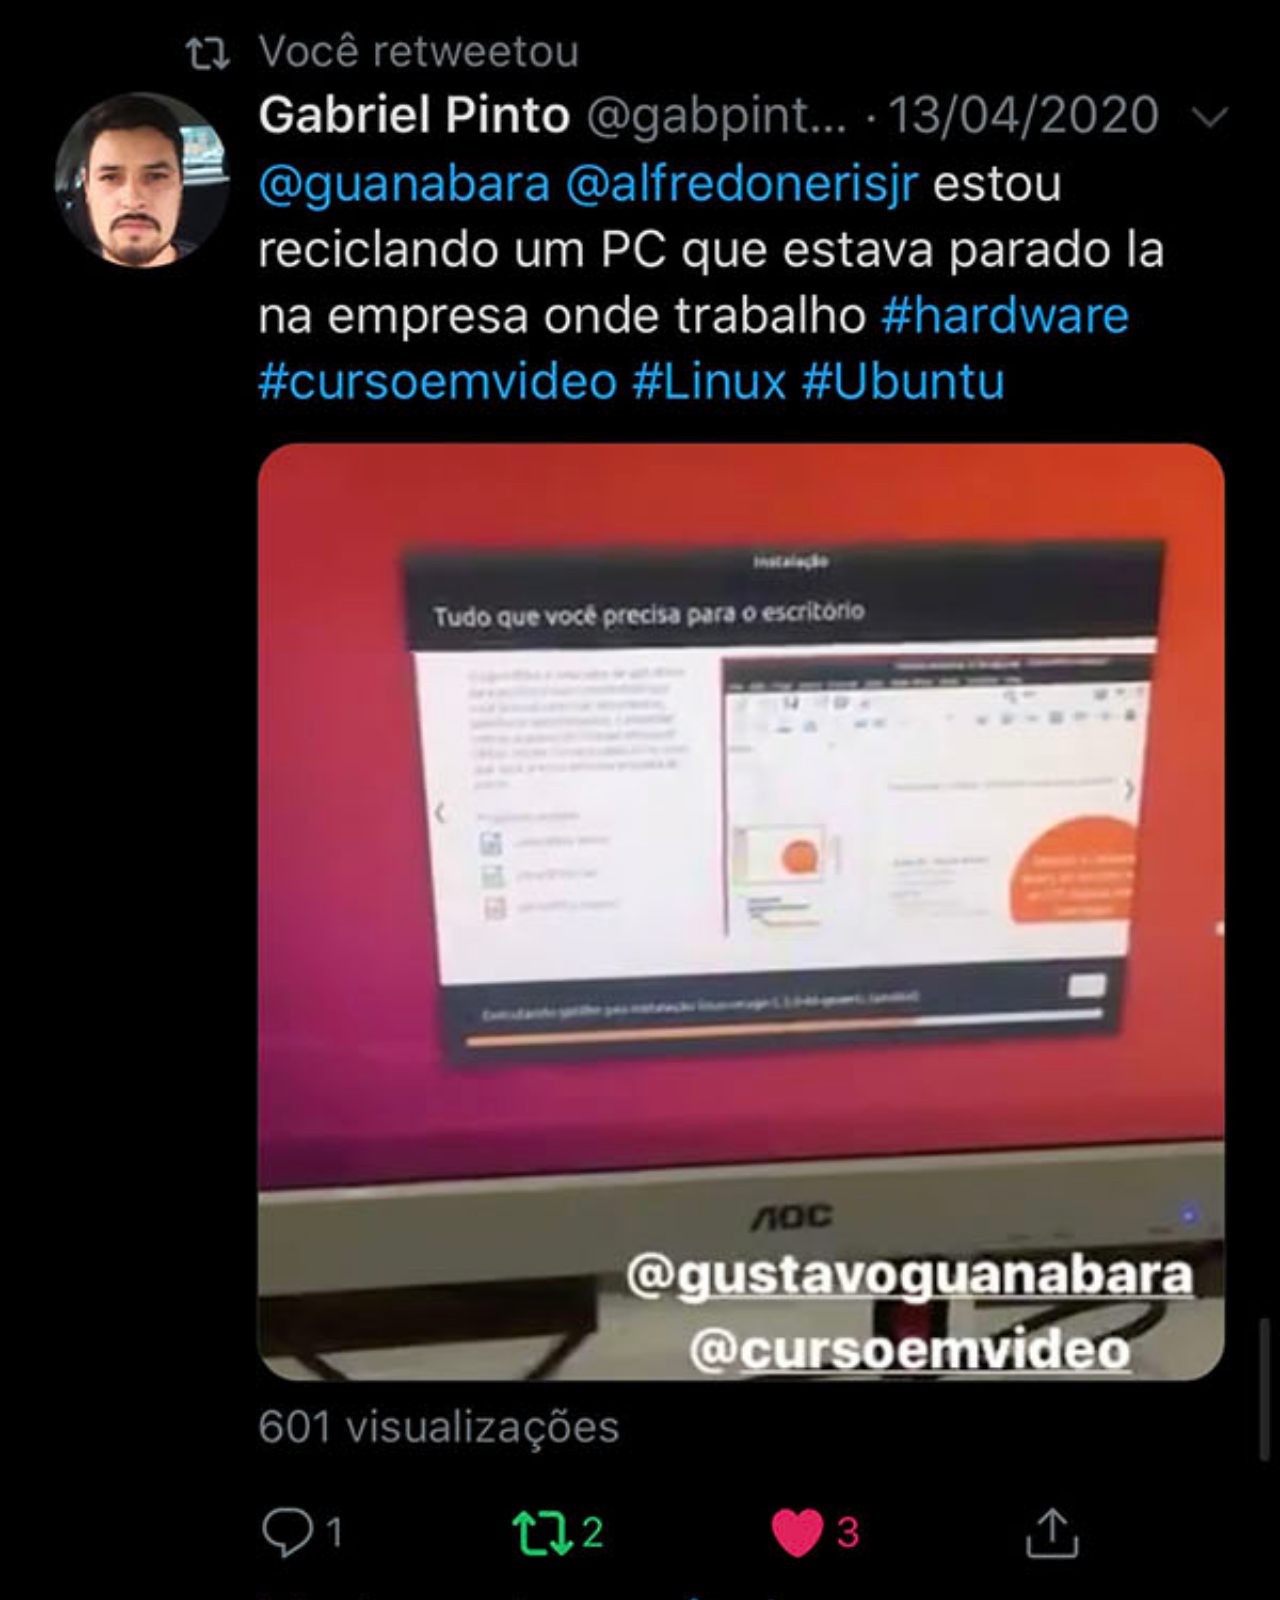
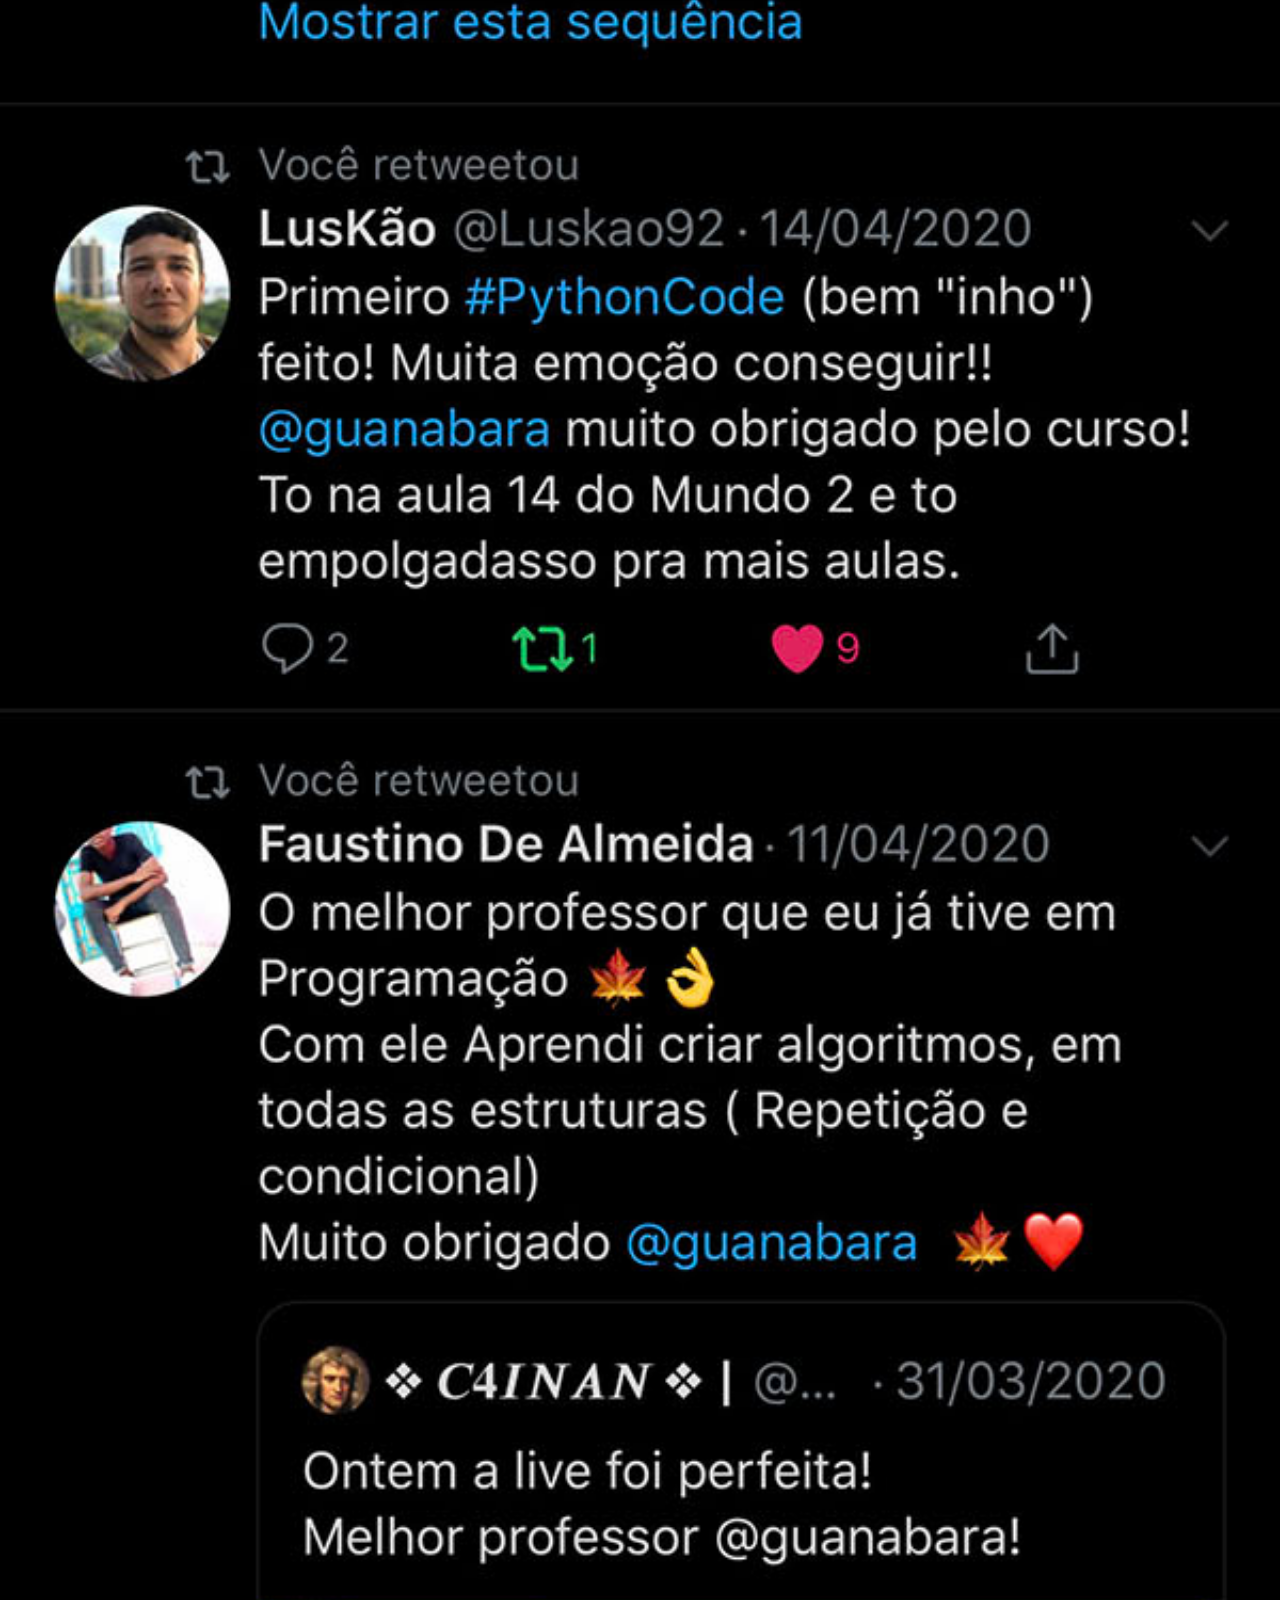
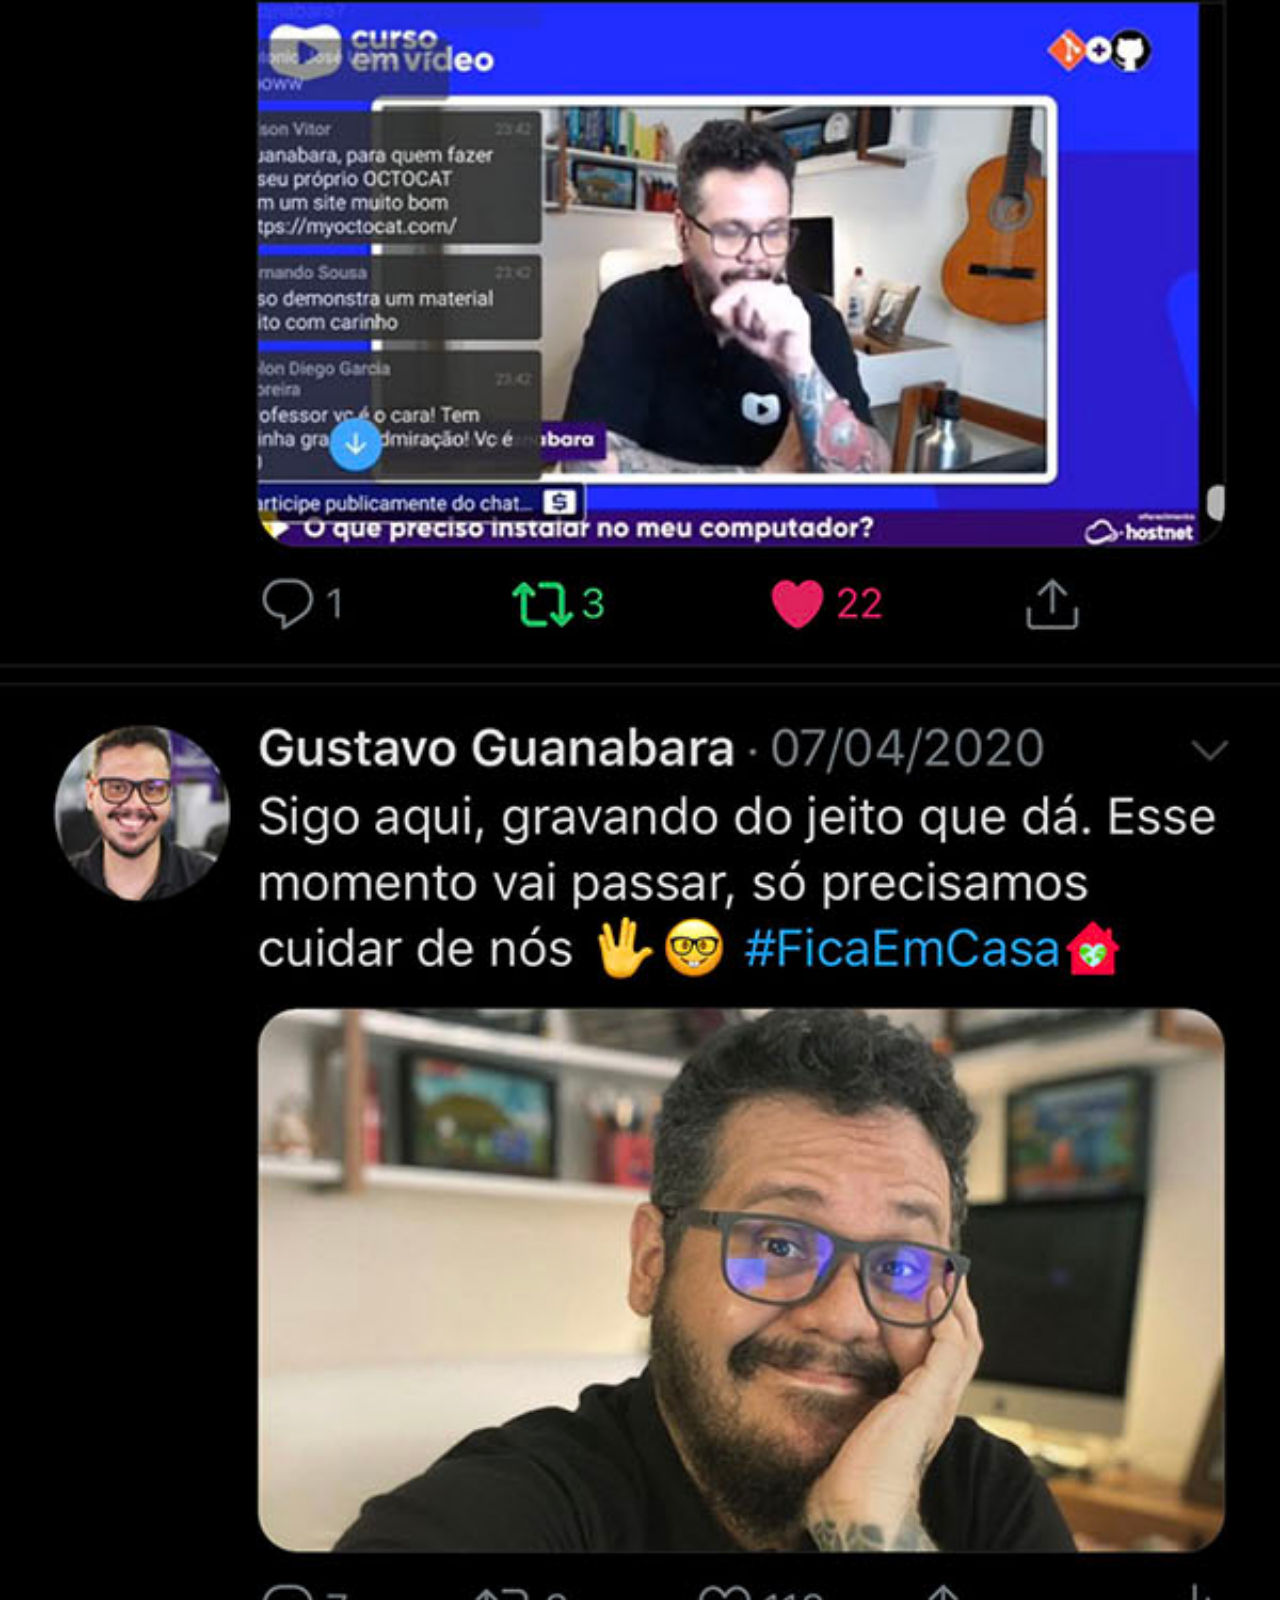
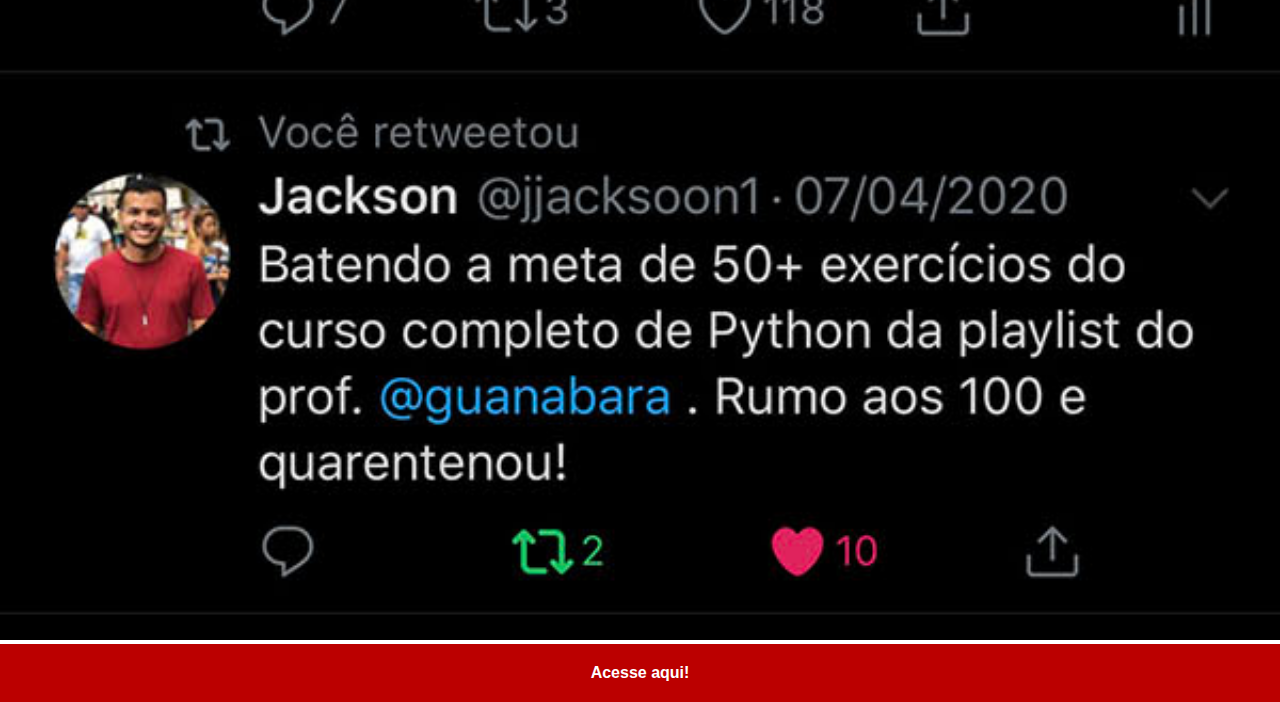
<file: pacote-d013/twitter.html>
<!DOCTYPE html>
<html lang="pt-br">
<head>
    <meta charset="UTF-8">
    <meta name="viewport" content="width=device-width, initial-scale=1.0">
    <title>Twitter</title>
    <link rel="stylesheet" href="estilos/social.css">
</head>
<body>
    <img src="imagens/tela-twitter.jpg" alt="tela twitter">
    <a href="http://https://twitter.com/guanabara" target="_blank">Acesse aqui!</a>
</body>
</html>
</file>
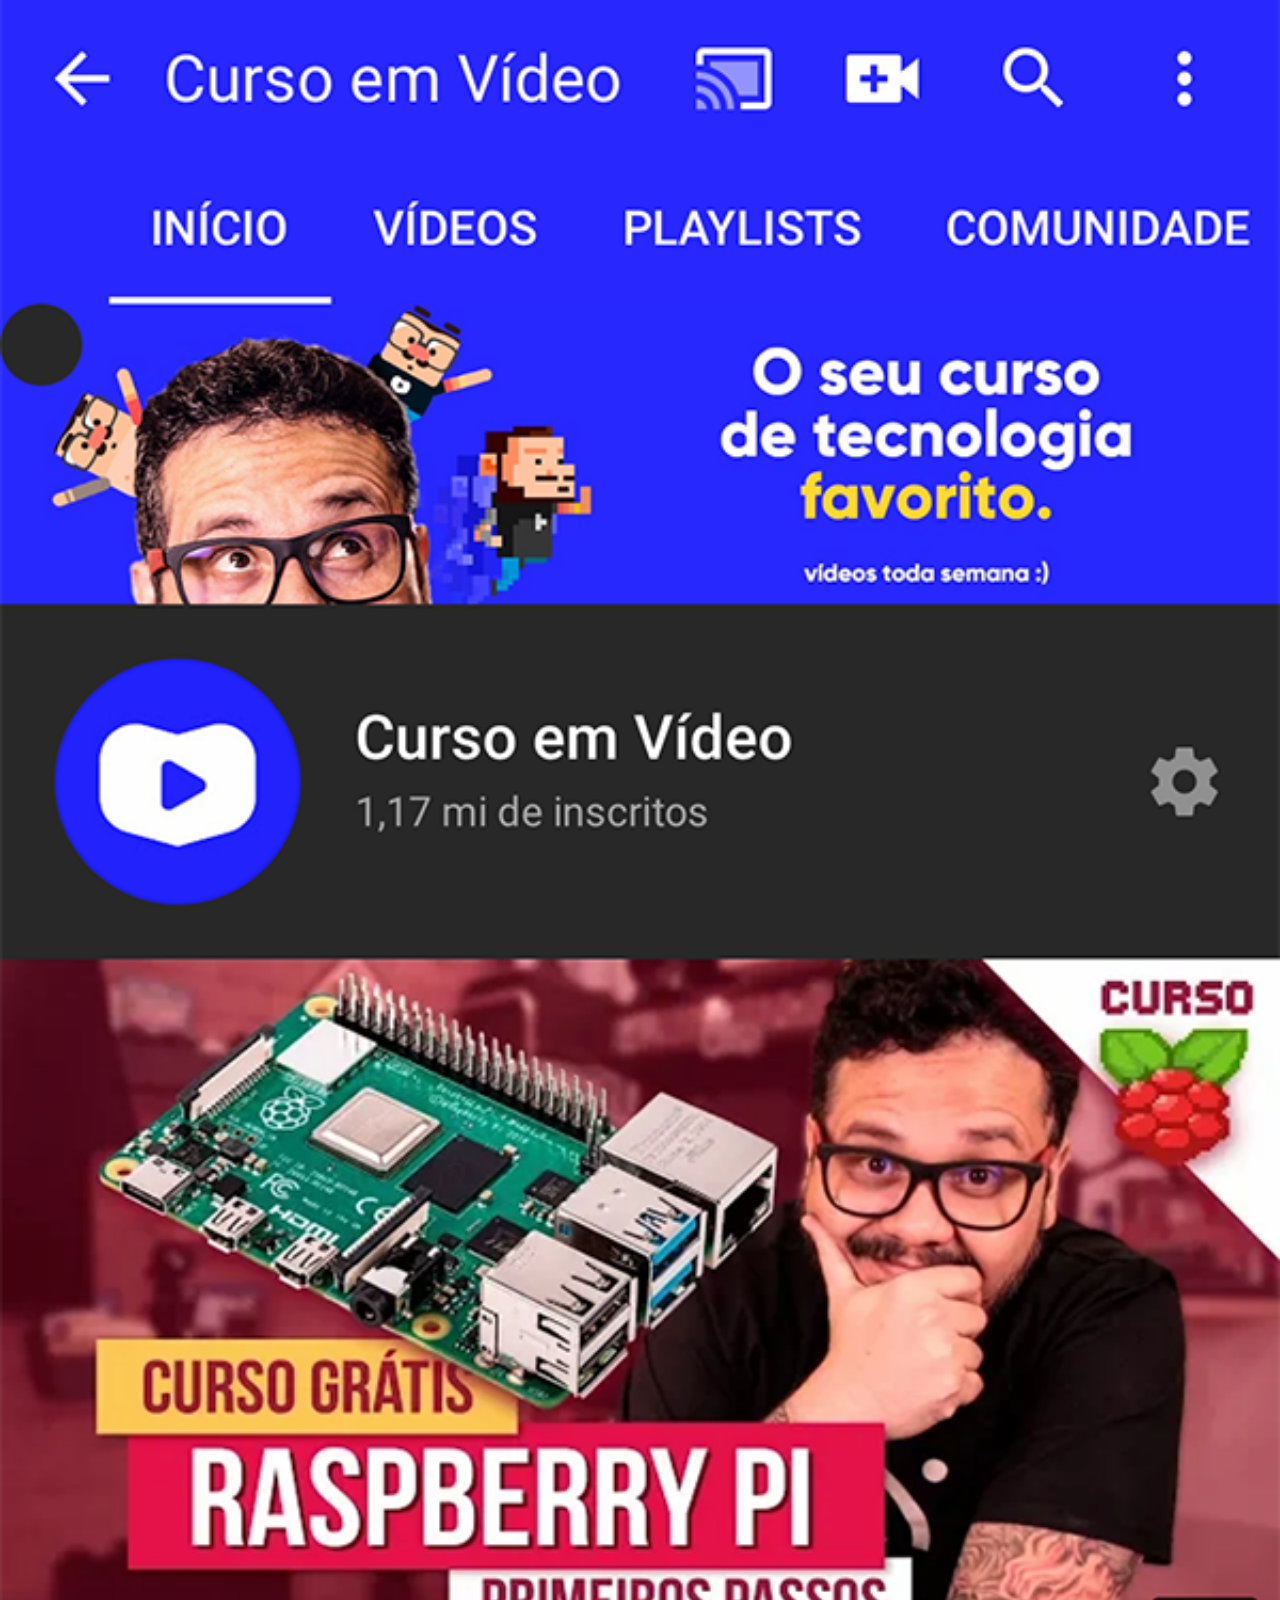
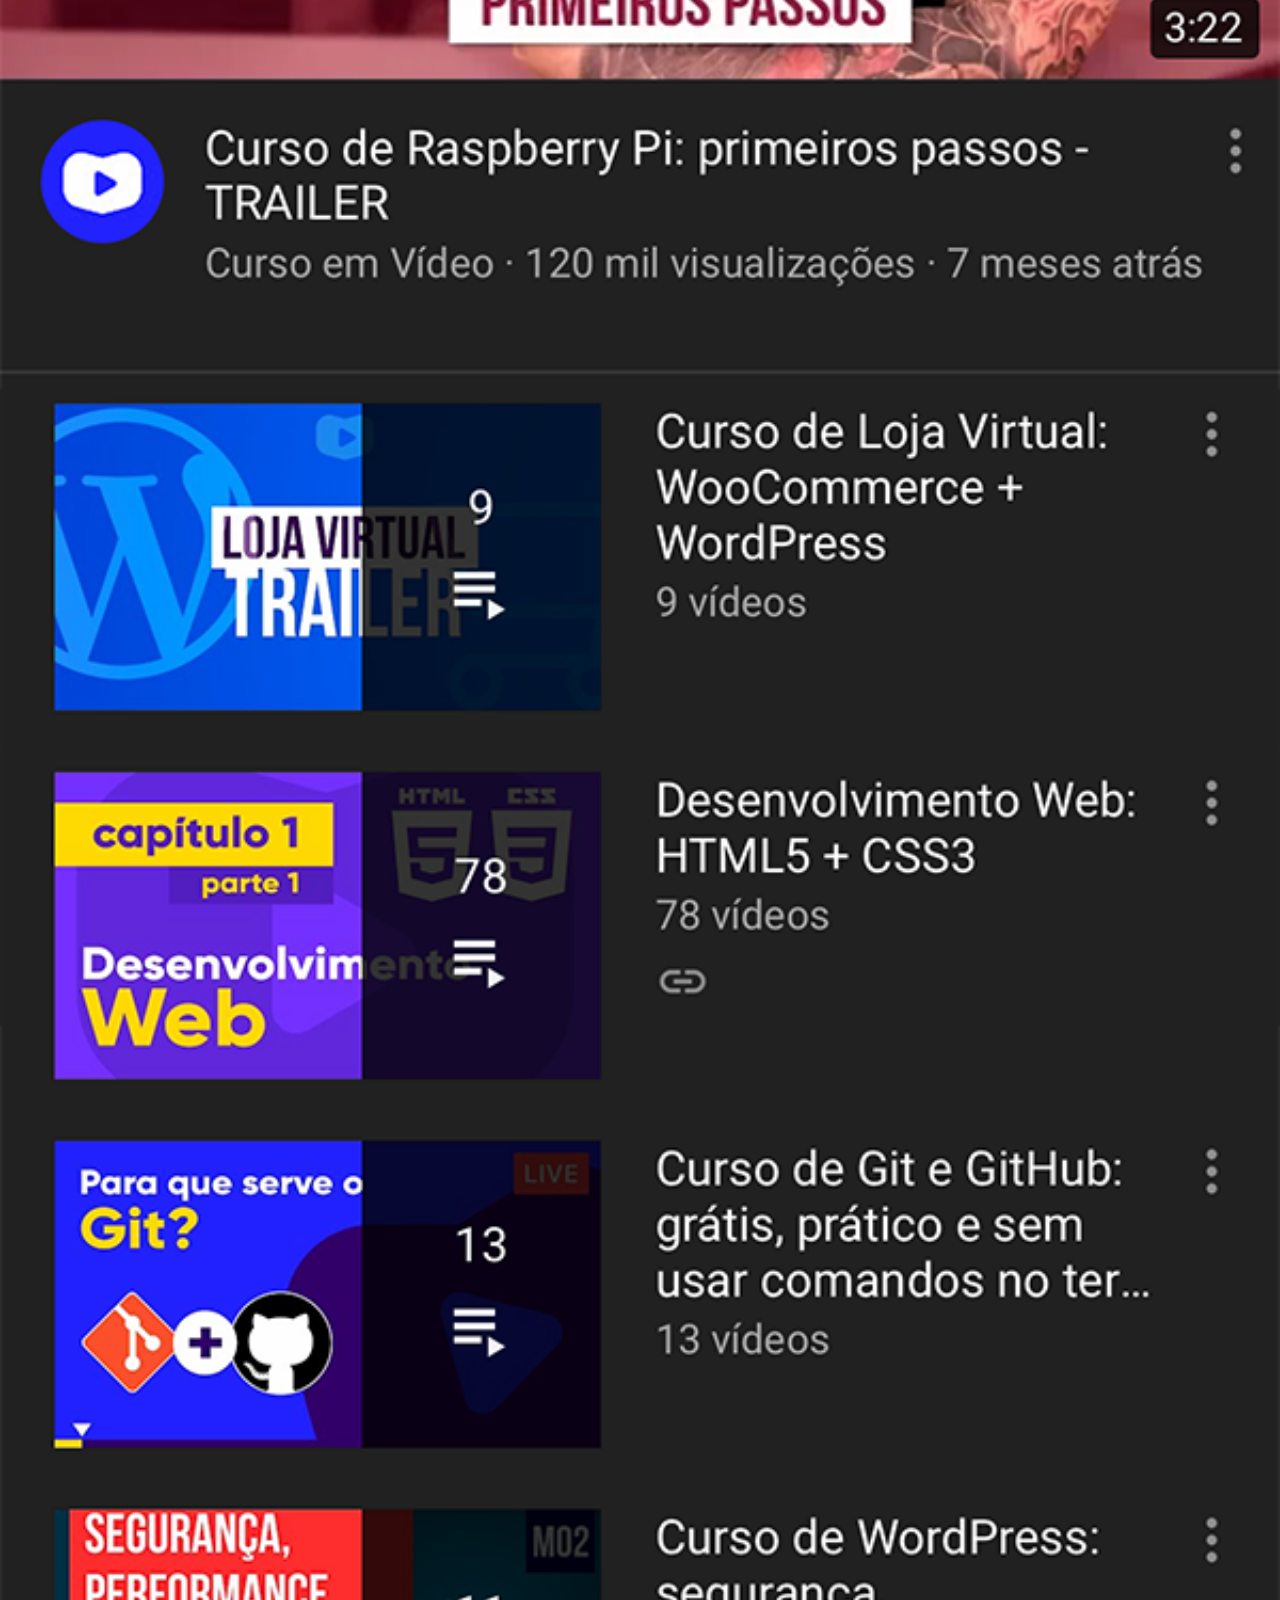
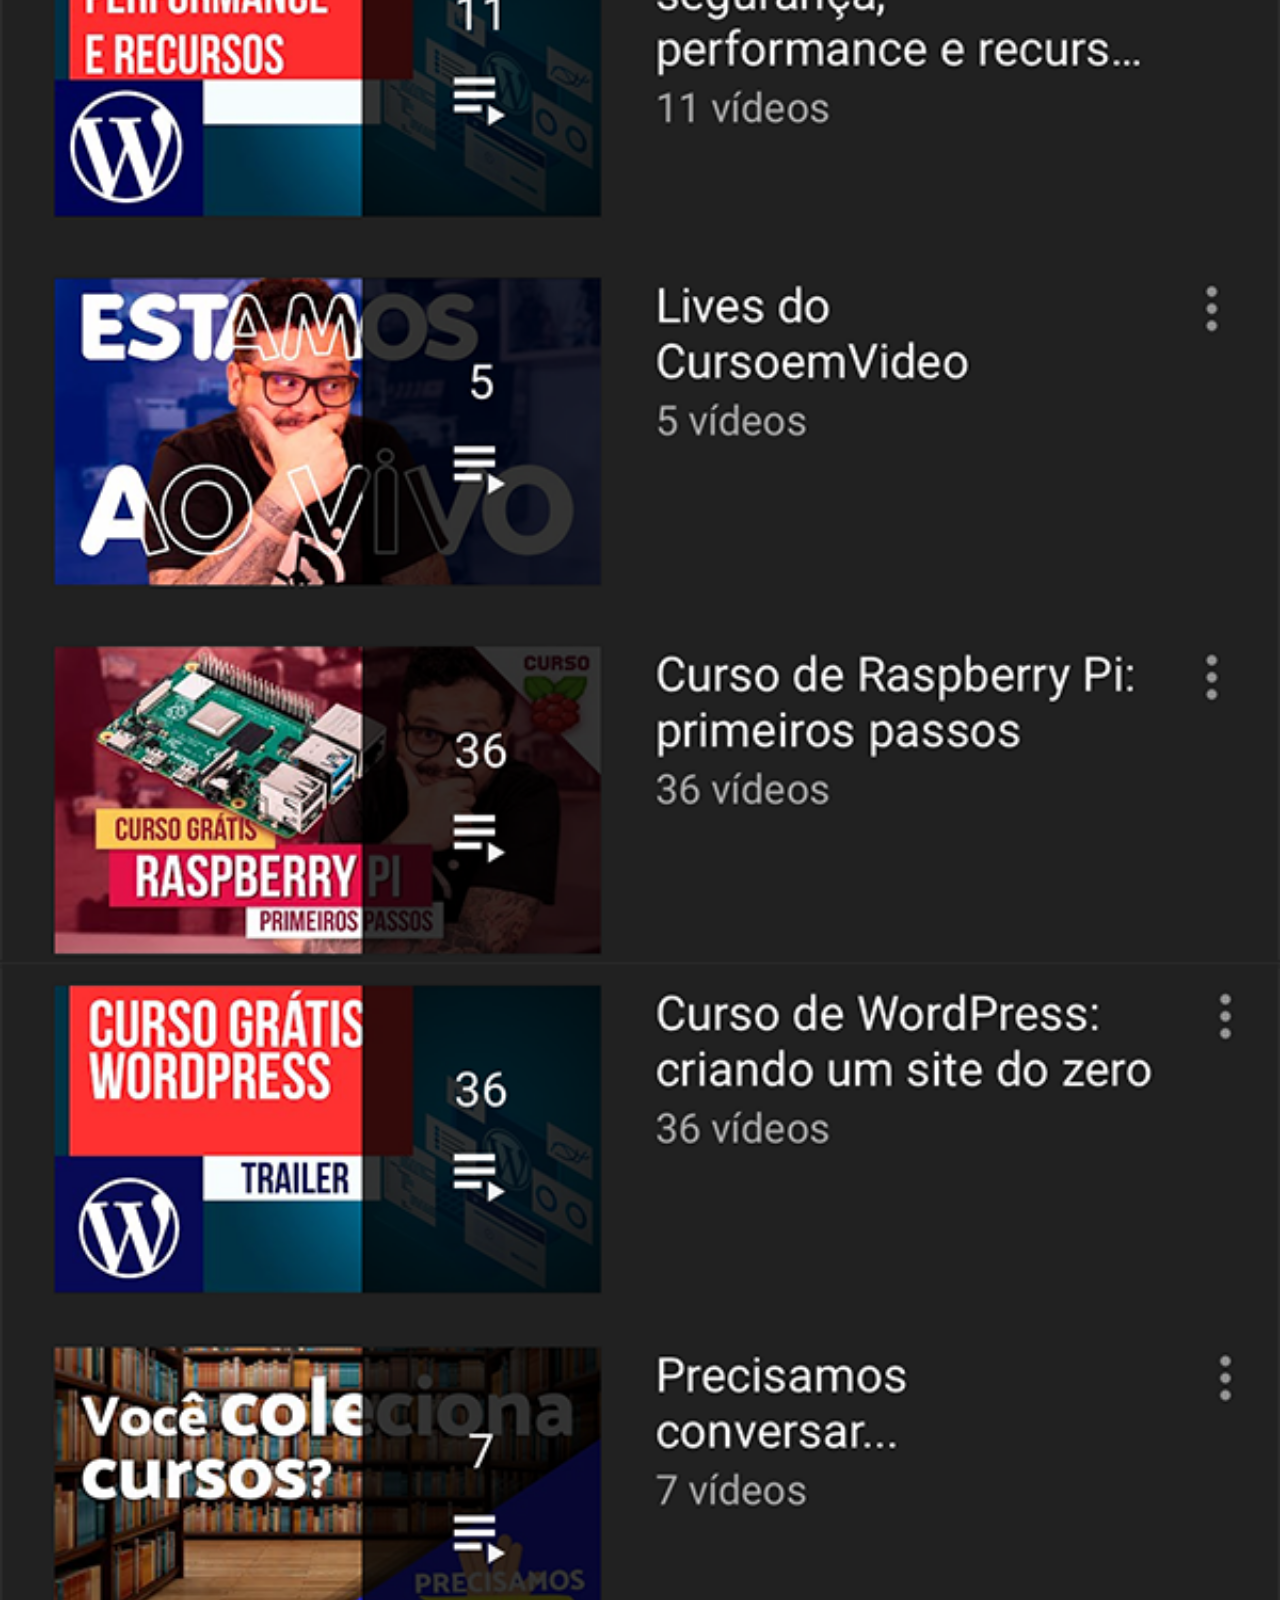
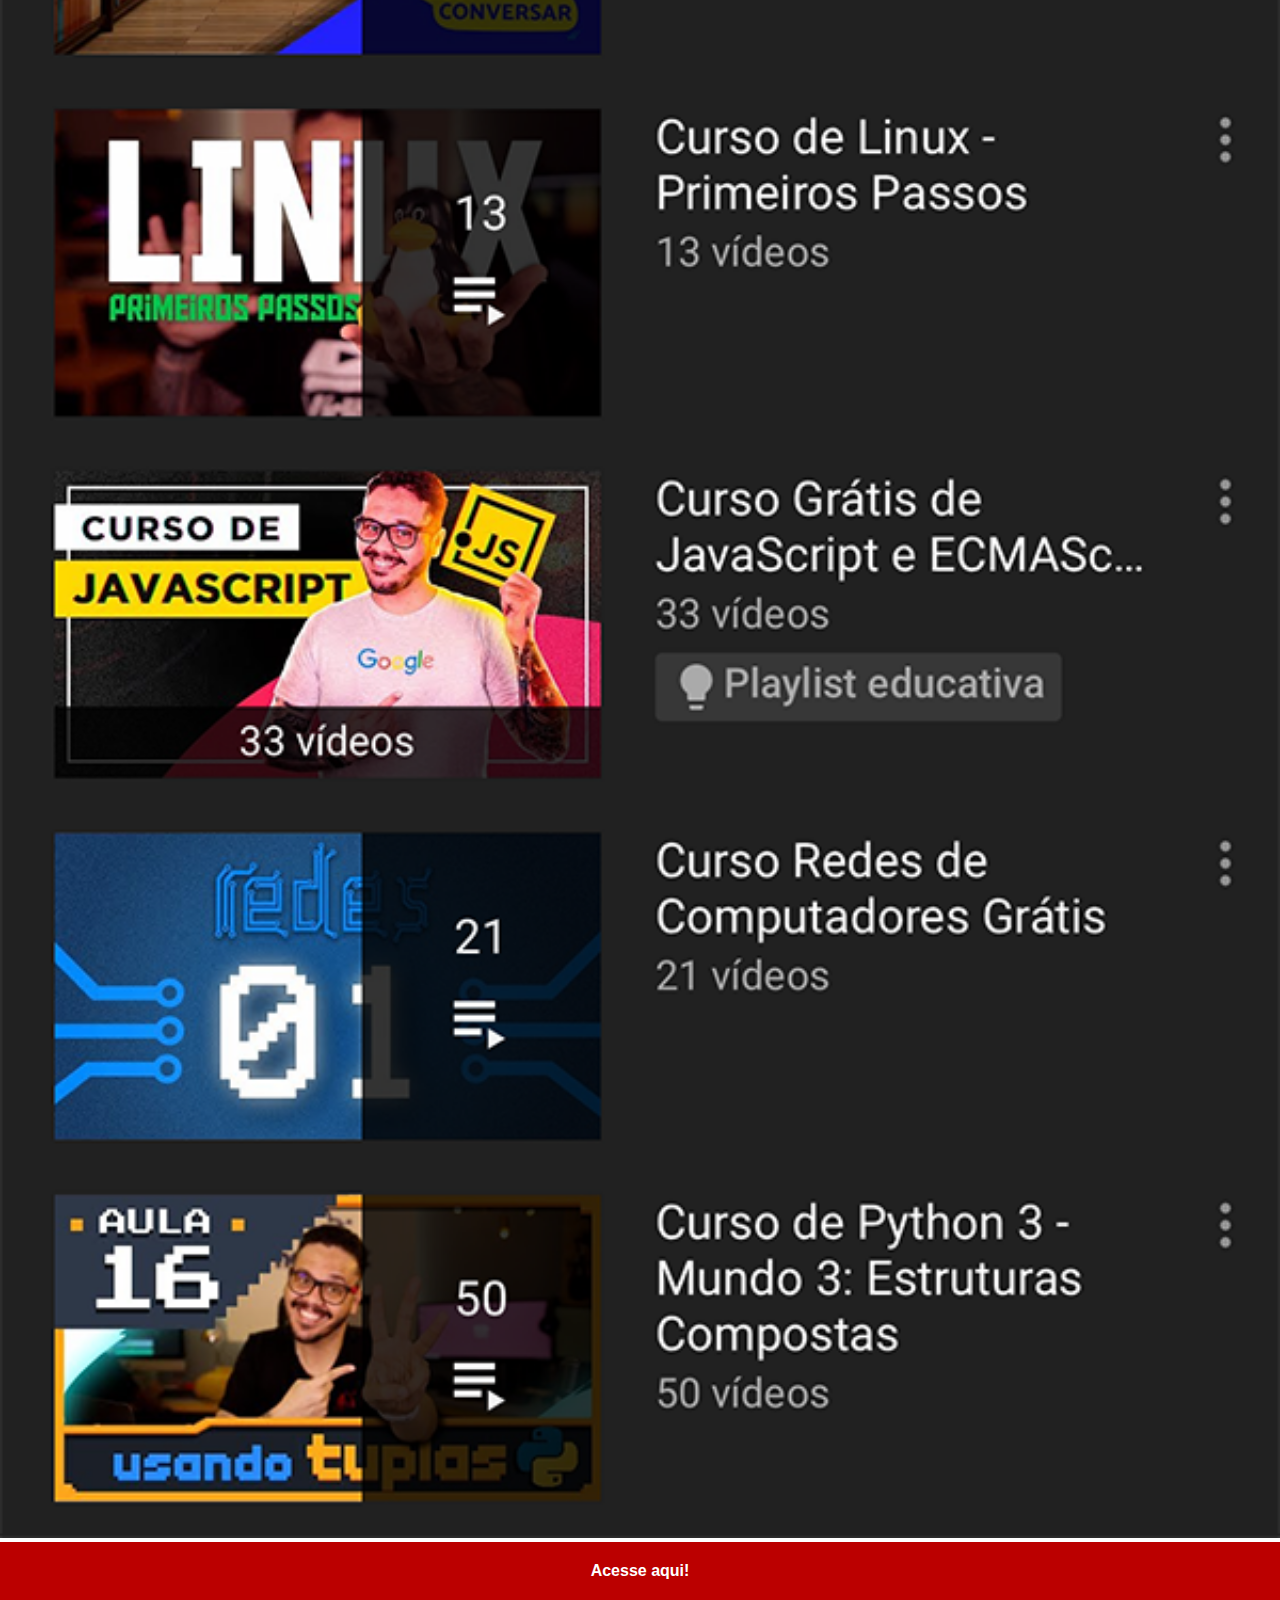
<file: pacote-d013/youtube.html>
<!DOCTYPE html>
<html lang="pt-br">
<head>
    <meta charset="UTF-8">
    <meta name="viewport" content="width=device-width, initial-scale=1.0">
    <title>Youtube</title>
    <link rel="stylesheet" href="estilos/social.css">
</head>
<body>
    <img src="imagens/tela-youtube.png" alt="tela do youtube">
    <a href="http://https://www.youtube.com/@CursoemVideo/courses"  target="_blank">Acesse aqui!</a>
</body>
</html>
</file>
<file: pacote-d013/estilos/style.css>
@charset "UTF-8";

* {
    margin: 0px;
    padding: 0px;
    font-family: Verdana, Geneva, Tahoma, sans-serif;
}

html, body {
    height: 100vh;
    width: 100vw;
    background-color: black;
}

body {
    background: url('../imagens/fundo-madeira.jpg') no-repeat top center;
    background-size: cover;
    background-attachment: fixed;
}

main {
    position: relative;
    height: 100vh;
}

section#telefone {
    position: absolute;
    top: 50%;
    left: 50%;
    transform:translate(-50%, -50%);
    height: 627px;
    width: 311px;
    background: url('../imagens/frame-iphone.png') no-repeat;
}

iframe#tela {
    position: relative;
    top: 80px;
    left: 22px;
    width: 267px;
    height: 471px;
}
section#redes {
    text-align: right;
}
section#redes img {
    width: 57px;
    margin: 10px;
    border-radius: 50%;
    box-shadow: 2px 2px 4px rgba(0, 0, 0, 0.308);
    box-sizing: border-box;
}

section#redes img:hover {
    border: 2px solid rgba(245, 245, 245, 0.815);
    transform: translate(-2px, -2px);
    transition: transform 0.3s;

}
</file>
<file: pacote-d013/estilos/social.css>
@charset "UTF-8";

* {
    margin: 0;
    padding: 0px;
    font-family: Verdana, Geneva, Tahoma, sans-serif;
}

::-webkit-scrollbar {
    width: 0px;
    height: 0px;
}

img {
    width: 100vw;
}

a {
    display: block;
    background-color: rgb(187, 0, 0);
    color:white;
    padding: 20px;
    text-align: center;
    font-weight: bolder;
    text-decoration: none;
}

a:hover{
    background-color: red;
}
</file>
